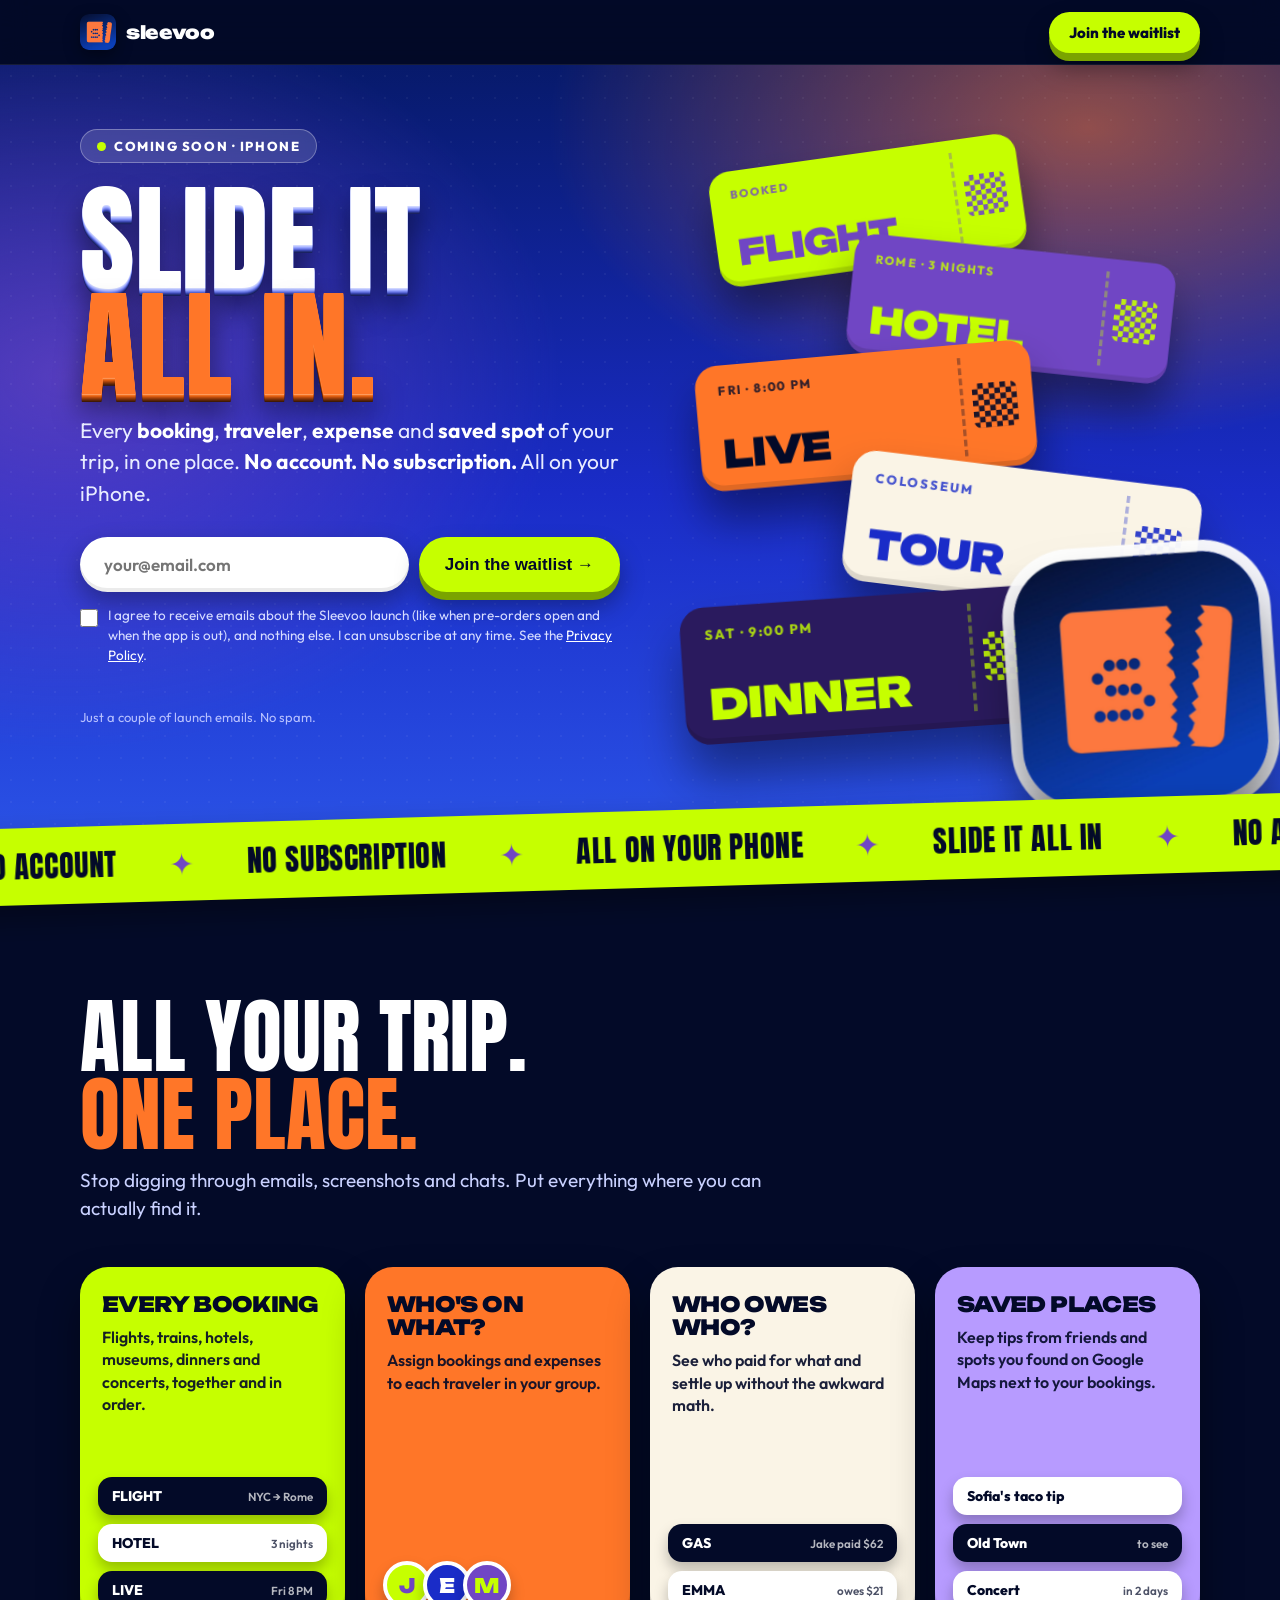
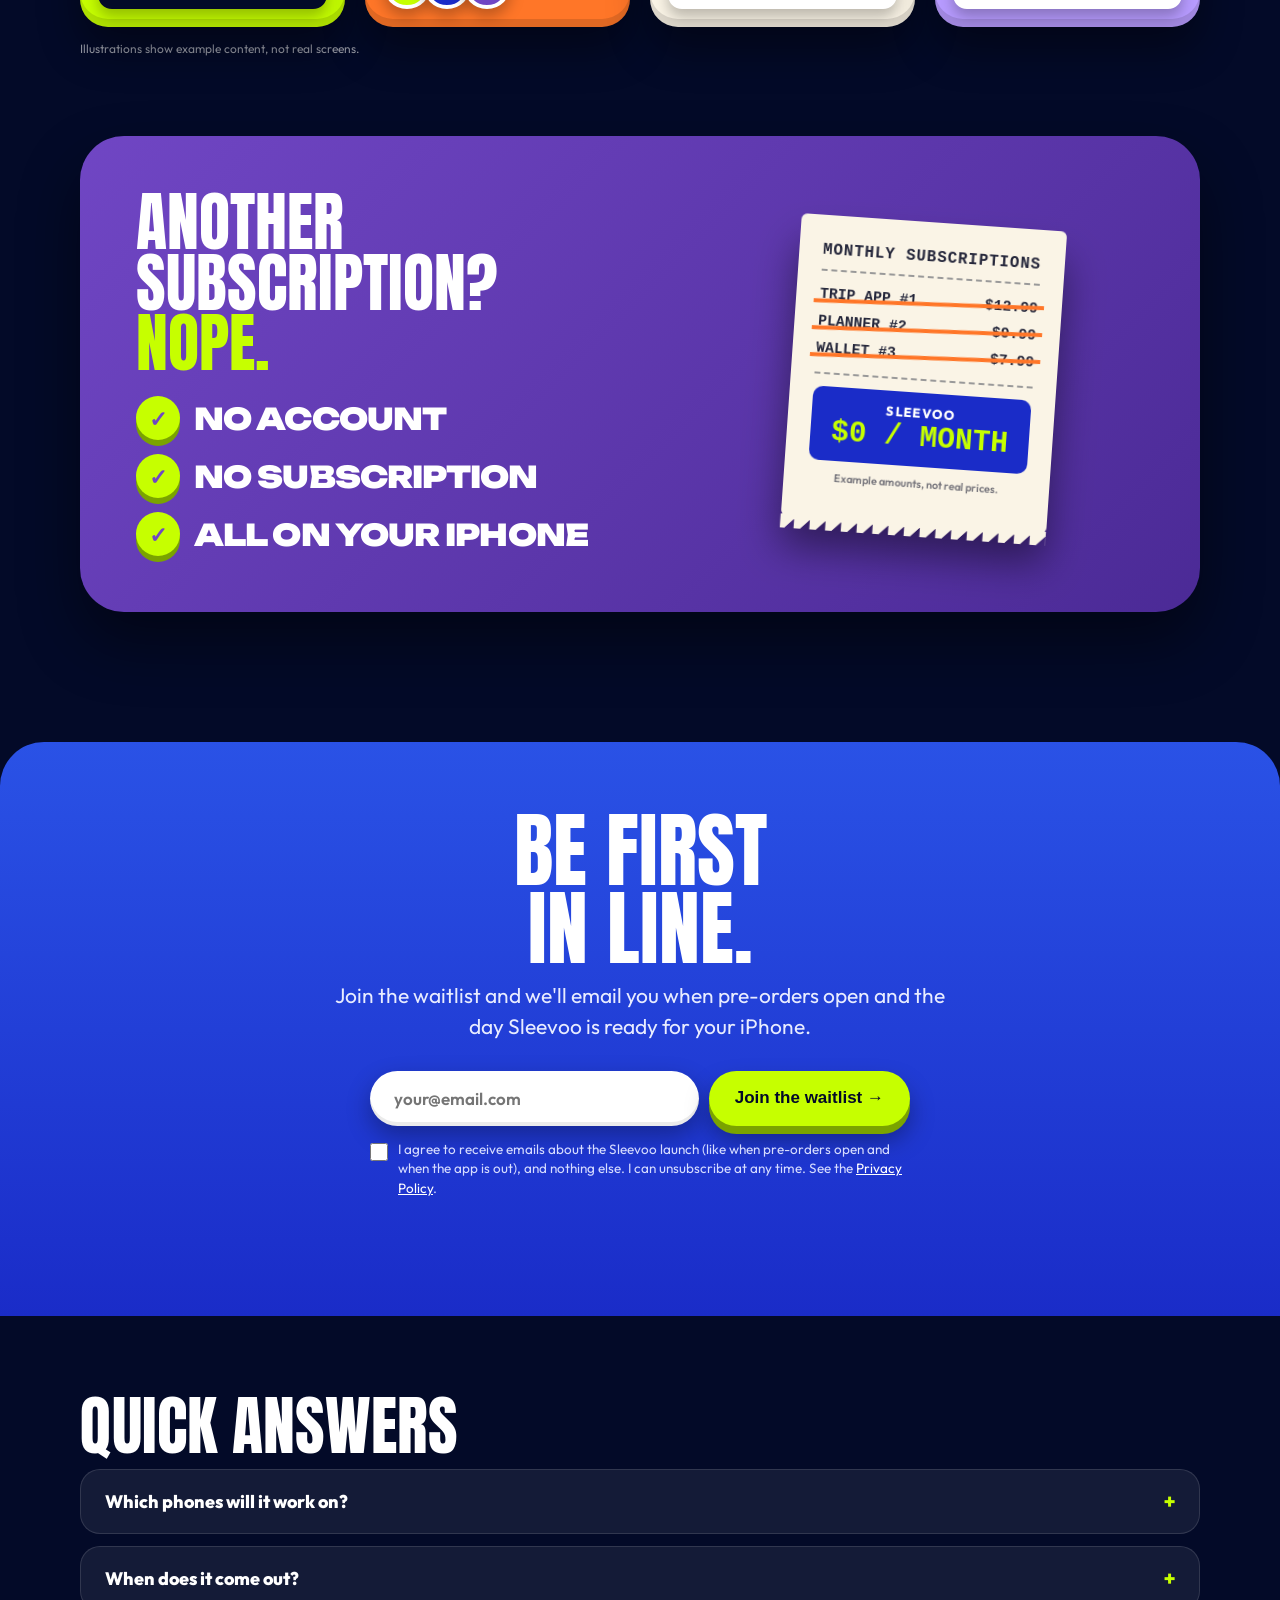
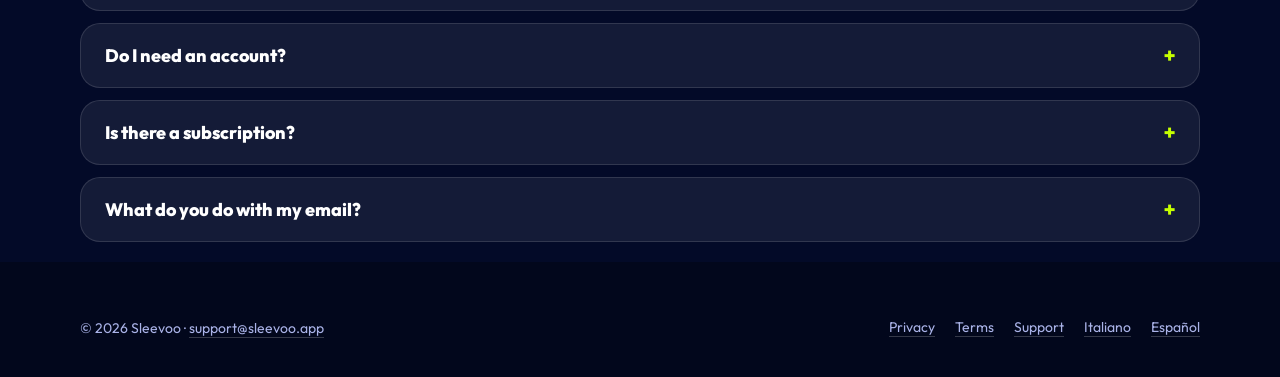
<file: index.html>
<!DOCTYPE html>
<html lang="en">
<head>
<meta charset="utf-8">
<meta name="viewport" content="width=device-width, initial-scale=1, viewport-fit=cover">
<title>Sleevoo — Slide it all in. Join the waitlist</title>
<meta name="description" content="Every booking, traveler, expense and saved spot of your trip in one place. No account. No subscription. All on your iPhone. Join the Sleevoo waitlist.">
<meta property="og:title" content="Sleevoo — Slide it all in.">
<meta property="og:description" content="One app for your whole trip. Coming soon to iPhone. Join the waitlist.">
<meta name="theme-color" content="#071a6b">
<link rel="icon" href="[data-uri]">
<link rel="preconnect" href="https://fonts.googleapis.com">
<link rel="preconnect" href="https://fonts.gstatic.com" crossorigin>
<link href="https://fonts.googleapis.com/css2?family=Anton&family=Outfit:wght@400;600;800&family=Unbounded:wght@700;900&display=swap" rel="stylesheet">
<style>
:root{
  --navy:#030a28; --royal:#1a2cc8; --royal2:#2a52e6; --orange:#ff7628; --lime:#c6ff00; --purple:#7046c4; --cream:#faf4e6; --ink:#24263a;
  --rx:0deg; --ry:0deg;
}
*{box-sizing:border-box;margin:0;padding:0}
html{scroll-behavior:smooth;-webkit-text-size-adjust:100%}
body{font-family:'Outfit',system-ui,sans-serif;background:var(--navy);color:#fff;overflow-x:hidden;padding-top:env(safe-area-inset-top)}
a{color:inherit}
.wrap{width:min(1120px,92vw);margin:0 auto}
/* ---------- barra alta ---------- */
.top{position:sticky;top:0;z-index:50;background:rgba(3,10,40,.72);backdrop-filter:blur(14px);-webkit-backdrop-filter:blur(14px);border-bottom:1px solid rgba(255,255,255,.08)}
.top .wrap{display:flex;align-items:center;justify-content:space-between;height:64px}
.brand{display:flex;align-items:center;gap:10px;text-decoration:none;font-family:'Unbounded',sans-serif;font-weight:900;font-size:18px;letter-spacing:-.02em}
.brand img{width:36px;height:36px;border-radius:9px;box-shadow:0 6px 16px rgba(0,0,0,.4)}
.pill-btn{display:inline-flex;align-items:center;gap:8px;background:var(--lime);color:var(--navy);font-weight:800;text-decoration:none;border:0;border-radius:999px;padding:11px 20px;font-size:15px;cursor:pointer;box-shadow:0 8px 0 #7aa300,0 14px 24px rgba(0,0,0,.35);transition:transform .15s, box-shadow .15s}
.pill-btn:active{transform:translateY(5px);box-shadow:0 3px 0 #7aa300,0 6px 12px rgba(0,0,0,.35)}
/* ---------- hero ---------- */
.hero{position:relative;padding:64px 0 120px;background:
  radial-gradient(900px 520px at 85% 8%,rgba(255,118,40,.55),transparent 60%),
  radial-gradient(800px 600px at 5% 40%,rgba(112,70,196,.7),transparent 62%),
  linear-gradient(180deg,#071a6b 0%,#1a2cc8 55%,#2a52e6 100%);overflow:hidden}
.hero::after{content:"";position:absolute;inset:0;background-image:radial-gradient(rgba(255,255,255,.09) 1px,transparent 1.4px);background-size:22px 22px;opacity:.5;pointer-events:none}
.hero .wrap{position:relative;z-index:2;display:grid;grid-template-columns:1.05fr .95fr;gap:24px;align-items:center}
.badge{display:inline-flex;align-items:center;gap:8px;background:rgba(255,255,255,.14);border:1px solid rgba(255,255,255,.3);padding:8px 16px;border-radius:999px;font-weight:800;font-size:13px;letter-spacing:.12em;text-transform:uppercase;backdrop-filter:blur(6px)}
.badge i{width:9px;height:9px;border-radius:50%;background:var(--lime);box-shadow:0 0 0 0 rgba(198,255,0,.8);animation:pulse 1.8s infinite}
@keyframes pulse{70%{box-shadow:0 0 0 12px rgba(198,255,0,0)}100%{box-shadow:0 0 0 0 rgba(198,255,0,0)}}
h1.mega{font-family:'Anton',Impact,sans-serif;font-weight:400;line-height:.9;text-transform:uppercase;font-size:clamp(56px,9.2vw,128px);margin:22px 0 18px;letter-spacing:.005em}
.mega .l1,.mega .l2{display:block}
.mega .l1{color:#fff;text-shadow:0 1px 0 #cfd6ff,0 2px 0 #b5bfff,0 3px 0 #98a5ff,0 4px 0 #7886ee,0 5px 0 #5967d6,0 6px 0 #3a47b0,0 7px 0 #27327f,0 8px 0 #1a2260,0 18px 28px rgba(0,0,0,.5)}
.mega .l2{color:var(--orange);text-shadow:0 1px 0 #ff9a5c,0 2px 0 #f0701f,0 3px 0 #d85a10,0 4px 0 #b84a0c,0 5px 0 #963c0a,0 6px 0 #772f08,0 7px 0 #5a2406,0 8px 0 #401a05,0 18px 28px rgba(0,0,0,.5)}
.lead{font-size:clamp(17px,2.2vw,21px);line-height:1.5;max-width:34em;color:#e8ecff}
.lead b{color:#fff}
.form{margin-top:28px;max-width:540px}
.row{display:flex;gap:10px;flex-wrap:wrap}
.row input[type=email]{flex:1 1 240px;min-width:0;font:600 17px 'Outfit',sans-serif;color:var(--navy);background:#fff;border:0;border-radius:999px;padding:17px 24px;outline:none;box-shadow:inset 0 -4px 0 rgba(0,0,0,.08),0 10px 24px rgba(0,0,0,.3)}
.row input[type=email]:focus{box-shadow:0 0 0 4px var(--lime),0 10px 24px rgba(0,0,0,.3)}
.row button{font-size:17px;padding:16px 26px}
.consent{display:flex;gap:10px;align-items:flex-start;margin-top:14px;font-size:13.5px;line-height:1.45;color:#d6dcff}
.consent input{margin-top:3px;width:18px;height:18px;accent-color:var(--lime);flex:0 0 auto}
.consent a{color:#fff}
.hp{position:absolute;left:-9999px;opacity:0;height:0;width:0}
.msg{margin-top:14px;font-weight:800;min-height:24px}
.msg.ok{color:var(--lime)} .msg.err{color:#ffb4a0}
.fine{margin-top:6px;font-size:13px;color:#b7c0ff}
.store{margin-top:26px}
.store[hidden]{display:none}
.store-btn{font-size:20px;padding:20px 34px}
.store .alt{margin-top:18px}
/* ---------- scena 3D ---------- */
.stage{position:relative;height:560px;perspective:1300px;display:flex;align-items:center;justify-content:center}
.stack{position:relative;width:340px;height:520px;transform-style:preserve-3d;transform:rotateX(var(--rx)) rotateY(var(--ry));transition:transform .18s ease-out}
.ticket{position:absolute;left:50%;top:50%;width:300px;height:112px;margin:-56px 0 0 -150px;transition:transform .7s cubic-bezier(.2,.8,.2,1);border-radius:20px;padding:16px 20px;display:flex;flex-direction:column;justify-content:space-between;box-shadow:0 26px 40px rgba(0,0,0,.4),inset 0 -5px 0 rgba(0,0,0,.12);transform-style:preserve-3d;animation:float 6s ease-in-out infinite}
.ticket small{font:800 11px 'Outfit';letter-spacing:.14em;text-transform:uppercase;opacity:.8}
.ticket b{font-family:'Unbounded',sans-serif;font-weight:900;font-size:34px;letter-spacing:-.03em;line-height:1}
.ticket::after{content:"";position:absolute;right:62px;top:12px;bottom:12px;border-right:3px dashed currentColor;opacity:.35}
.ticket .qr{position:absolute;right:14px;top:50%;margin-top:-20px;width:40px;height:40px;border-radius:6px;background:
  conic-gradient(from 0deg at 50% 50%,currentColor 0 25%,transparent 0 50%,currentColor 0 75%,transparent 0) 0 0/10px 10px;opacity:.9}
.t1{background:var(--lime);color:var(--purple);transform:translate3d(calc(-40px - var(--sp,0px)),-210px,40px) rotateZ(-8deg);animation-delay:-1s}
.t2{background:var(--purple);color:var(--lime);transform:translate3d(calc(36px + var(--sp,0px)),-110px,90px) rotateZ(6deg);animation-delay:-2s}
.t3{background:var(--orange);color:var(--navy);transform:translate3d(calc(-36px - var(--sp,0px)),-10px,140px) rotateZ(-5deg);animation-delay:-3s}
.t4{background:var(--cream);color:var(--royal);transform:translate3d(calc(40px + var(--sp,0px)),92px,190px) rotateZ(7deg);animation-delay:-4s}
.t5{background:#2a1a5e;color:var(--lime);transform:translate3d(calc(-30px - var(--sp,0px)),194px,240px) rotateZ(-4deg);animation-delay:-5s}
@keyframes float{50%{margin-top:-68px}}
.iconfloat{position:absolute;right:-60px;bottom:-4px;width:170px;height:170px;border-radius:40px;box-shadow:0 30px 40px rgba(0,0,0,.5),0 0 0 8px rgba(255,255,255,.96);transform:translateZ(400px) translateY(var(--gy,26%)) rotate(var(--gr,6deg)) scale(var(--gs,.92));transform-origin:50% 100%;transition:transform .75s cubic-bezier(.34,1.7,.64,1);pointer-events:none}
@keyframes float2{50%{transform:translateZ(300px) rotateZ(4deg) translateY(-12px)}}
.stage.awake{--sp:30px;--gy:-3%;--gr:-4deg;--gs:1}
/* ---------- fascia scorrevole ---------- */
.marquee{background:var(--lime);color:var(--navy);overflow:hidden;transform:rotate(-1.6deg);margin:-34px -4vw 0;position:relative;z-index:5;box-shadow:0 14px 30px rgba(0,0,0,.35)}
.marquee div{display:flex;width:max-content;animation:slide 24s linear infinite;padding:16px 0}
.marquee span{font-family:'Anton',sans-serif;font-size:30px;text-transform:uppercase;white-space:nowrap;padding:0 26px;letter-spacing:.02em}
.marquee span::after{content:"✦";margin-left:52px;color:var(--purple)}
@keyframes slide{to{transform:translateX(-50%)}}
/* ---------- sezioni ---------- */
section{position:relative}
.sec{padding:110px 0 40px}
h2.big{font-family:'Anton',Impact,sans-serif;font-weight:400;text-transform:uppercase;font-size:clamp(40px,6.4vw,84px);line-height:.95;margin-bottom:12px}
h2.big em{font-style:normal;color:var(--orange)}
.sub{color:#c9d1ff;font-size:19px;max-width:36em;line-height:1.5}
.cards{display:grid;grid-template-columns:repeat(4,1fr);gap:20px;margin-top:44px;perspective:1100px}
.card{position:relative;border-radius:28px;padding:26px 22px 22px;min-height:360px;color:var(--navy);overflow:hidden;transform-style:preserve-3d;transition:transform .2s ease-out, box-shadow .2s;box-shadow:0 22px 40px rgba(0,0,0,.4),inset 0 -8px 0 rgba(0,0,0,.12);will-change:transform}
.card h3{font-family:'Unbounded',sans-serif;font-weight:900;font-size:21px;line-height:1.1;letter-spacing:-.03em;text-transform:uppercase;margin-bottom:10px}
.card p{font-weight:600;font-size:16px;line-height:1.4;opacity:.9}
.card .vis{position:absolute;left:18px;right:18px;bottom:18px;display:flex;flex-direction:column;gap:9px;transform:translateZ(40px)}
.c1{background:var(--lime)} .c2{background:var(--orange)} .c3{background:var(--cream)} .c4{background:#b79bff}
.mini{background:var(--navy);color:#fff;border-radius:14px;padding:10px 14px;font:800 14px 'Outfit';display:flex;justify-content:space-between;align-items:center;box-shadow:0 8px 14px rgba(0,0,0,.25)}
.mini small{opacity:.7;font-weight:600}
.mini.l{background:#fff;color:var(--navy)}
.avs{display:flex;gap:-6px}
.avs b{width:48px;height:48px;border-radius:50%;display:grid;place-items:center;font:900 20px 'Unbounded';border:4px solid #fff;margin-right:-8px;box-shadow:0 8px 14px rgba(0,0,0,.25)}
.avs b:nth-child(1){background:var(--lime);color:var(--purple)} .avs b:nth-child(2){background:var(--royal);color:#fff} .avs b:nth-child(3){background:var(--purple);color:var(--lime)}
.note{margin-top:14px;font-size:12px;color:rgba(255,255,255,.6)}
/* ---------- promesse + scontrino ---------- */
.promise{margin-top:80px;background:linear-gradient(135deg,var(--purple),#4b2a96);border-radius:44px;padding:56px;display:grid;grid-template-columns:1.1fr .9fr;gap:30px;align-items:center;box-shadow:0 30px 60px rgba(0,0,0,.45);position:relative;overflow:hidden}
.promise ul{list-style:none;margin-top:22px;display:grid;gap:14px}
.promise li{font-family:'Unbounded',sans-serif;font-weight:900;font-size:clamp(20px,2.6vw,30px);letter-spacing:-.03em;text-transform:uppercase;display:flex;gap:14px;align-items:center}
.promise li i{flex:0 0 auto;width:44px;height:44px;border-radius:50%;background:var(--lime);color:var(--purple);display:grid;place-items:center;font-style:normal;font-size:22px;box-shadow:0 6px 0 #7aa300}
.receipt{background:var(--cream);color:var(--ink);font-family:'Courier New',monospace;font-weight:700;padding:26px 24px 34px;border-radius:6px;transform:rotateZ(4deg) rotateY(-10deg);box-shadow:0 30px 40px rgba(0,0,0,.45);max-width:340px;justify-self:center;position:relative}
.receipt::after{content:"";position:absolute;left:0;right:0;bottom:-12px;height:14px;background:linear-gradient(135deg,transparent 7px,var(--cream) 0) 0 0/16px 14px;transform:rotate(180deg)}
.receipt h4{text-align:center;font-size:16px;letter-spacing:.06em;margin-bottom:10px}
.receipt .r{display:flex;justify-content:space-between;font-size:15px;padding:5px 0;position:relative}
.receipt .r.x::after{content:"";position:absolute;left:-6px;right:-6px;top:50%;height:4px;background:var(--orange);transform:rotate(-2deg)}
.receipt hr{border:0;border-top:2px dashed #999;margin:10px 0}
.receipt .tot{background:var(--royal);color:#fff;border-radius:10px;padding:12px;text-align:center;margin-top:12px}
.receipt .tot small{display:block;font:800 13px 'Outfit';letter-spacing:.1em}
.receipt .tot b{font-size:30px;color:var(--lime)}
.receipt .fn{font:600 11px 'Outfit';text-align:center;margin-top:10px;opacity:.6}
/* ---------- CTA finale ---------- */
.cta{margin:90px 0 0;background:linear-gradient(180deg,#2a52e6,#1a2cc8);border-radius:44px 44px 0 0;padding:70px 0 80px;position:relative;overflow:hidden}
.cta .wrap{display:grid;grid-template-columns:1fr;justify-items:center;text-align:center}
.cta .wrap>div{max-width:640px;width:100%}
.cta .form{margin-left:auto;margin-right:auto;text-align:left}
.cta .lead{margin-left:auto;margin-right:auto}
@keyframes float2b{50%{transform:translateY(-12px) rotate(-2deg)}}
/* ---------- FAQ ---------- */
.faq{padding:80px 0 20px}
details{background:rgba(255,255,255,.07);border:1px solid rgba(255,255,255,.12);border-radius:20px;padding:20px 24px;margin-top:12px}
summary{cursor:pointer;font-weight:800;font-size:18px;list-style:none;display:flex;justify-content:space-between;gap:16px}
summary::after{content:"+";font-family:'Unbounded';color:var(--lime)}
details[open] summary::after{content:"–"}
details p{margin-top:12px;color:#d3daff;line-height:1.55}
footer{padding:56px 0 calc(40px + env(safe-area-inset-bottom));background:#02071c;color:#aab3e8;font-size:14px}
footer .wrap{display:flex;flex-wrap:wrap;gap:18px;justify-content:space-between;align-items:center}
footer nav{display:flex;gap:20px;flex-wrap:wrap}
footer a{text-decoration:none;border-bottom:1px solid rgba(255,255,255,.2)}
/* ---------- responsive ---------- */
@media(max-width:900px){
  .hero{padding:40px 0 100px}
  .hero .wrap,.cta .wrap,.promise{grid-template-columns:1fr}
  .promise{padding:34px 24px}
  .stage{height:480px;margin-top:10px}
  .cards{grid-template-columns:1fr 1fr}
}
@media(max-width:560px){
  .cards{grid-template-columns:1fr}
  .stack{transform:rotateX(var(--rx)) rotateY(var(--ry)) scale(.82)}
  .iconfloat{width:132px;height:132px;border-radius:32px;right:-26px;bottom:-8px}
}
@media(prefers-reduced-motion:reduce){*{animation:none!important;transition:none!important}}
</style>
</head>
<body>

<header class="top"><div class="wrap">
  <a class="brand" href="#top"><img src="[data-uri]" alt="Sleevoo app icon"><span>sleevoo</span></a>
  <a class="pill-btn" id="topBtn" href="#join">Join the waitlist</a>
</div></header>

<main id="top">
<section class="hero"><div class="wrap">
  <div>
    <span class="badge"><i></i> <span id="badgeText">Coming soon · iPhone</span></span>
    <h1 class="mega"><span class="l1">Slide it</span><span class="l2">all in.</span></h1>
    <p class="lead">Every <b>booking</b>, <b>traveler</b>, <b>expense</b> and <b>saved spot</b> of your trip, in one place. <b>No account. No subscription.</b> All on your iPhone.</p>

    <div class="store" id="storeCta" hidden>
      <a class="pill-btn store-btn" id="storeBtn" href="#" rel="noopener"><span id="storeLabel">Pre-order on the App Store</span> →</a>
      <p class="fine" id="storeNote">It downloads to your iPhone automatically on release day.</p>
      <p class="fine alt">Prefer an email reminder? Join the list below.</p>
    </div>
    <form class="form js-form" id="join" novalidate>
      <div class="row">
        <input type="email" name="email" placeholder="your@email.com" autocomplete="email" required aria-label="Email address">
        <button class="pill-btn" type="submit">Join the waitlist →</button>
      </div>
      <input class="hp" type="text" name="company" tabindex="-1" autocomplete="off" aria-hidden="true">
      <label class="consent"><input type="checkbox" name="consent" required>
        <span>I agree to receive emails about the Sleevoo launch (like when pre-orders open and when the app is out), and nothing else. I can unsubscribe at any time. See the <a href="en/privacy.html">Privacy Policy</a>.</span></label>
      <div class="msg" role="status" aria-live="polite"></div>
      <p class="fine">Just a couple of launch emails. No spam.</p>
    </form>
  </div>

  <div class="stage" id="stage" aria-hidden="true">
    <div class="stack" id="stack">
      <div class="ticket t1"><small>Booked</small><b>FLIGHT</b><i class="qr"></i></div>
      <div class="ticket t2"><small>Rome · 3 nights</small><b>HOTEL</b><i class="qr"></i></div>
      <div class="ticket t3"><small>Fri · 8:00 PM</small><b>LIVE</b><i class="qr"></i></div>
      <div class="ticket t4"><small>Colosseum</small><b>TOUR</b><i class="qr"></i></div>
      <div class="ticket t5"><small>Sat · 9:00 PM</small><b>DINNER</b><i class="qr"></i></div>
      <img class="iconfloat" src="[data-uri]" alt="">
    </div>
  </div>
</div></section>

<div class="marquee" aria-hidden="true"><div>
  <span>No account</span><span>No subscription</span><span>All on your phone</span><span>Slide it all in</span>
  <span>No account</span><span>No subscription</span><span>All on your phone</span><span>Slide it all in</span>
</div></div>

<section class="sec"><div class="wrap">
  <h2 class="big">All your trip.<br><em>One place.</em></h2>
  <p class="sub">Stop digging through emails, screenshots and chats. Put everything where you can actually find it.</p>

  <div class="cards">
    <article class="card c1"><h3>Every booking</h3><p>Flights, trains, hotels, museums, dinners and concerts, together and in order.</p>
      <div class="vis"><div class="mini">FLIGHT <small>NYC → Rome</small></div><div class="mini l">HOTEL <small>3 nights</small></div><div class="mini">LIVE <small>Fri 8 PM</small></div></div></article>
    <article class="card c2"><h3>Who's on what?</h3><p>Assign bookings and expenses to each traveler in your group.</p>
      <div class="vis"><div class="avs"><b>J</b><b>E</b><b>M</b></div></div></article>
    <article class="card c3"><h3>Who owes who?</h3><p>See who paid for what and settle up without the awkward math.</p>
      <div class="vis"><div class="mini">GAS <small>Jake paid $62</small></div><div class="mini l">EMMA <small>owes $21</small></div></div></article>
    <article class="card c4"><h3>Saved places</h3><p>Keep tips from friends and spots you found on Google Maps next to your bookings.</p>
      <div class="vis"><div class="mini l">Sofia's taco tip</div><div class="mini">Old Town <small>to see</small></div><div class="mini l">Concert <small>in 2 days</small></div></div></article>
  </div>
  <p class="note">Illustrations show example content, not real screens.</p>

  <div class="promise">
    <div>
      <h2 class="big" style="font-size:clamp(38px,5vw,64px)">Another<br>subscription?<br><em style="color:var(--lime)">Nope.</em></h2>
      <ul>
        <li><i>✓</i>No account</li>
        <li><i>✓</i>No subscription</li>
        <li><i>✓</i>All on your iPhone</li>
      </ul>
    </div>
    <div class="receipt" aria-label="Example receipt">
      <h4>MONTHLY SUBSCRIPTIONS</h4><hr>
      <div class="r x"><span>TRIP APP #1</span><span>$12.99</span></div>
      <div class="r x"><span>PLANNER #2</span><span>$9.99</span></div>
      <div class="r x"><span>WALLET #3</span><span>$7.99</span></div><hr>
      <div class="tot"><small>SLEEVOO</small><b>$0 / MONTH</b></div>
      <div class="fn">Example amounts, not real prices.</div>
    </div>
  </div>
</div></section>

<section class="cta"><div class="wrap">
  <div>
    <h2 class="big">Be first<br>in line.</h2>
    <p class="lead">Join the waitlist and we'll email you when pre-orders open and the day Sleevoo is ready for your iPhone.</p>
    <form class="form js-form" novalidate>
      <div class="row">
        <input type="email" name="email" placeholder="your@email.com" autocomplete="email" required aria-label="Email address">
        <button class="pill-btn" type="submit">Join the waitlist →</button>
      </div>
      <input class="hp" type="text" name="company" tabindex="-1" autocomplete="off" aria-hidden="true">
      <label class="consent"><input type="checkbox" name="consent" required>
        <span>I agree to receive emails about the Sleevoo launch (like when pre-orders open and when the app is out), and nothing else. I can unsubscribe at any time. See the <a href="en/privacy.html">Privacy Policy</a>.</span></label>
      <div class="msg" role="status" aria-live="polite"></div>
    </form>
  </div>
</div></section>

<section class="faq"><div class="wrap">
  <h2 class="big" style="font-size:clamp(34px,5vw,64px)">Quick answers</h2>
  <details><summary>Which phones will it work on?</summary><p>Sleevoo is an iPhone app (iOS).</p></details>
  <details><summary>When does it come out?</summary><p>Soon. Join the waitlist and we'll email you as soon as it's ready.</p></details>
  <details><summary>Do I need an account?</summary><p>No. There's nothing to sign up for, and your trips stay on your phone.</p></details>
  <details><summary>Is there a subscription?</summary><p>No subscription to use the app.</p></details>
  <details><summary>What do you do with my email?</summary><p>We only use it to tell you about the Sleevoo launch, like when pre-orders open and when the app is out. You can unsubscribe at any time. Read the <a href="en/privacy.html">Privacy Policy</a>.</p></details>
</div></section>
</main>

<footer><div class="wrap">
  <div>© 2026 Sleevoo · <a href="mailto:support@sleevoo.app">support@sleevoo.app</a></div>
  <nav><a href="en/privacy.html">Privacy</a><a href="en/termini.html">Terms</a><a href="en/supporto.html">Support</a><a href="it/privacy.html">Italiano</a><a href="es/privacy.html">Español</a></nav>
</div></footer>

<script>
/* ====== MODALITA' DELLA PAGINA ======
   "waitlist" = oggi (solo iscrizione alla lista)
   "preorder" = quando il pre-ordine e' attivo su App Store Connect
   "live"     = quando l'app e' uscita
   Per passare da una modalita' all'altra cambia SOLO queste due righe. */
const MODE = "waitlist";
const APP_STORE_URL = "";   // incolla qui il link della pagina dell'app sull'App Store (inizia con https://apps.apple.com/)

(function(){
  if(MODE==="waitlist" || !/^https:\/\/apps\.apple\.com\//.test(APP_STORE_URL)) return;   // se manca il link, resta in modalita' waitlist
  var live = MODE==="live";
  document.getElementById('badgeText').textContent = live ? 'Now on the App Store · iPhone' : 'Pre-order now · iPhone';
  document.getElementById('storeLabel').textContent = live ? 'Download on the App Store' : 'Pre-order on the App Store';
  document.getElementById('storeNote').textContent = live ? 'Slide it all in.' : 'It downloads to your iPhone automatically on release day.';
  var b=document.getElementById('storeBtn'); b.href=APP_STORE_URL;
  var c=document.getElementById('storeCta'); c.hidden=false;
  var t=document.getElementById('topBtn'); t.textContent = live ? 'Get the app' : 'Pre-order'; t.href=APP_STORE_URL;
  if(live){ var j=document.getElementById('join'); if(j) j.style.display='none'; }
})();

/* ====== CONFIGURAZIONE ======
   Incolla qui l'URL del "Web app" di Google Apps Script (vedi README-waitlist.txt).
   Finche' e' vuoto, la pagina funziona in MODALITA' DEMO: mostra il messaggio di conferma ma non salva nulla. */
const FORM_URL = "https://script.google.com/macros/s/AKfycbzUHBPGB6c96a9LwMpKzaI-ERW6NBcsEp8EiBMuh99Oa0W3whhTsOZNgPCJH2t81XKNwQ/exec";

(function(){
  var reduce = window.matchMedia && matchMedia('(prefers-reduced-motion: reduce)').matches;
  var stage = document.getElementById('stage'), root = document.documentElement;
  function wake(){ if(stage) stage.classList.add('awake'); }
  if(stage){
    stage.addEventListener('pointermove', wake, {once:true});
    stage.addEventListener('pointerdown', wake, {once:true});
    window.addEventListener('scroll', wake, {once:true, passive:true});
    setTimeout(wake, 1800);                              // anche chi non muove nulla la vede uscire
    if(reduce) wake();
  }
  if(stage && !reduce){
    stage.addEventListener('pointermove', function(e){
      var r = stage.getBoundingClientRect(), x = (e.clientX-r.left)/r.width-.5, y = (e.clientY-r.top)/r.height-.5;
      root.style.setProperty('--ry', (x*26)+'deg'); root.style.setProperty('--rx', (-y*18)+'deg');
    });
    stage.addEventListener('pointerleave', function(){ root.style.setProperty('--ry','0deg'); root.style.setProperty('--rx','0deg'); });
    // sensore di inclinazione sul telefono (se disponibile)
    window.addEventListener('deviceorientation', function(e){
      if(e.gamma==null) return; root.style.setProperty('--ry', Math.max(-20,Math.min(20,e.gamma/2))+'deg'); root.style.setProperty('--rx', Math.max(-14,Math.min(14,-(e.beta-50)/4))+'deg');
    });
    // inclinazione 3D delle card
    document.querySelectorAll('.card').forEach(function(c){
      c.addEventListener('pointermove', function(e){
        var r=c.getBoundingClientRect(), x=(e.clientX-r.left)/r.width-.5, y=(e.clientY-r.top)/r.height-.5;
        c.style.transform='rotateY('+(x*14)+'deg) rotateX('+(-y*14)+'deg) translateZ(14px)';
      });
      c.addEventListener('pointerleave', function(){ c.style.transform=''; });
    });
  }

  // parametri di tracciamento (utm) per sapere da quale canale arrivano le iscrizioni
  var q = new URLSearchParams(location.search);
  var meta = {source:q.get('utm_source')||'', medium:q.get('utm_medium')||'', campaign:q.get('utm_campaign')||'', ref:document.referrer||'', lang:navigator.language||''};

  document.querySelectorAll('.js-form').forEach(function(form){
    var msg = form.querySelector('.msg');
    form.addEventListener('submit', function(ev){
      ev.preventDefault();
      var email = form.elements.email.value.trim(), consent = form.elements.consent.checked, hp = form.elements.company.value;
      msg.className='msg';
      if(hp){ return; }                                   // anti-bot
      if(!/^[^\s@]+@[^\s@]+\.[^\s@]{2,}$/.test(email)){ msg.className='msg err'; msg.textContent='Please enter a valid email address.'; return; }
      if(!consent){ msg.className='msg err'; msg.textContent='Please tick the box so we can email you at launch.'; return; }
      var btn = form.querySelector('button'); btn.disabled=true; var old=btn.textContent; btn.textContent='Sending…';
      function done(){ msg.className='msg ok'; msg.textContent="You're on the list! We'll email you about the launch ✈️"; form.reset(); btn.disabled=false; btn.textContent=old; }
      if(!FORM_URL){ setTimeout(done,500); return; }       // modalita' demo
      var body = new URLSearchParams({email:email, consent:'yes', source:meta.source, medium:meta.medium, campaign:meta.campaign, ref:meta.ref, lang:meta.lang, page:location.pathname});
      fetch(FORM_URL,{method:'POST',mode:'no-cors',body:body}).then(done).catch(function(){
        msg.className='msg err'; msg.textContent='Something went wrong. Please try again, or write to support@sleevoo.app.'; btn.disabled=false; btn.textContent=old;
      });
    });
  });
})();
</script>
</body>
</html>
</file>
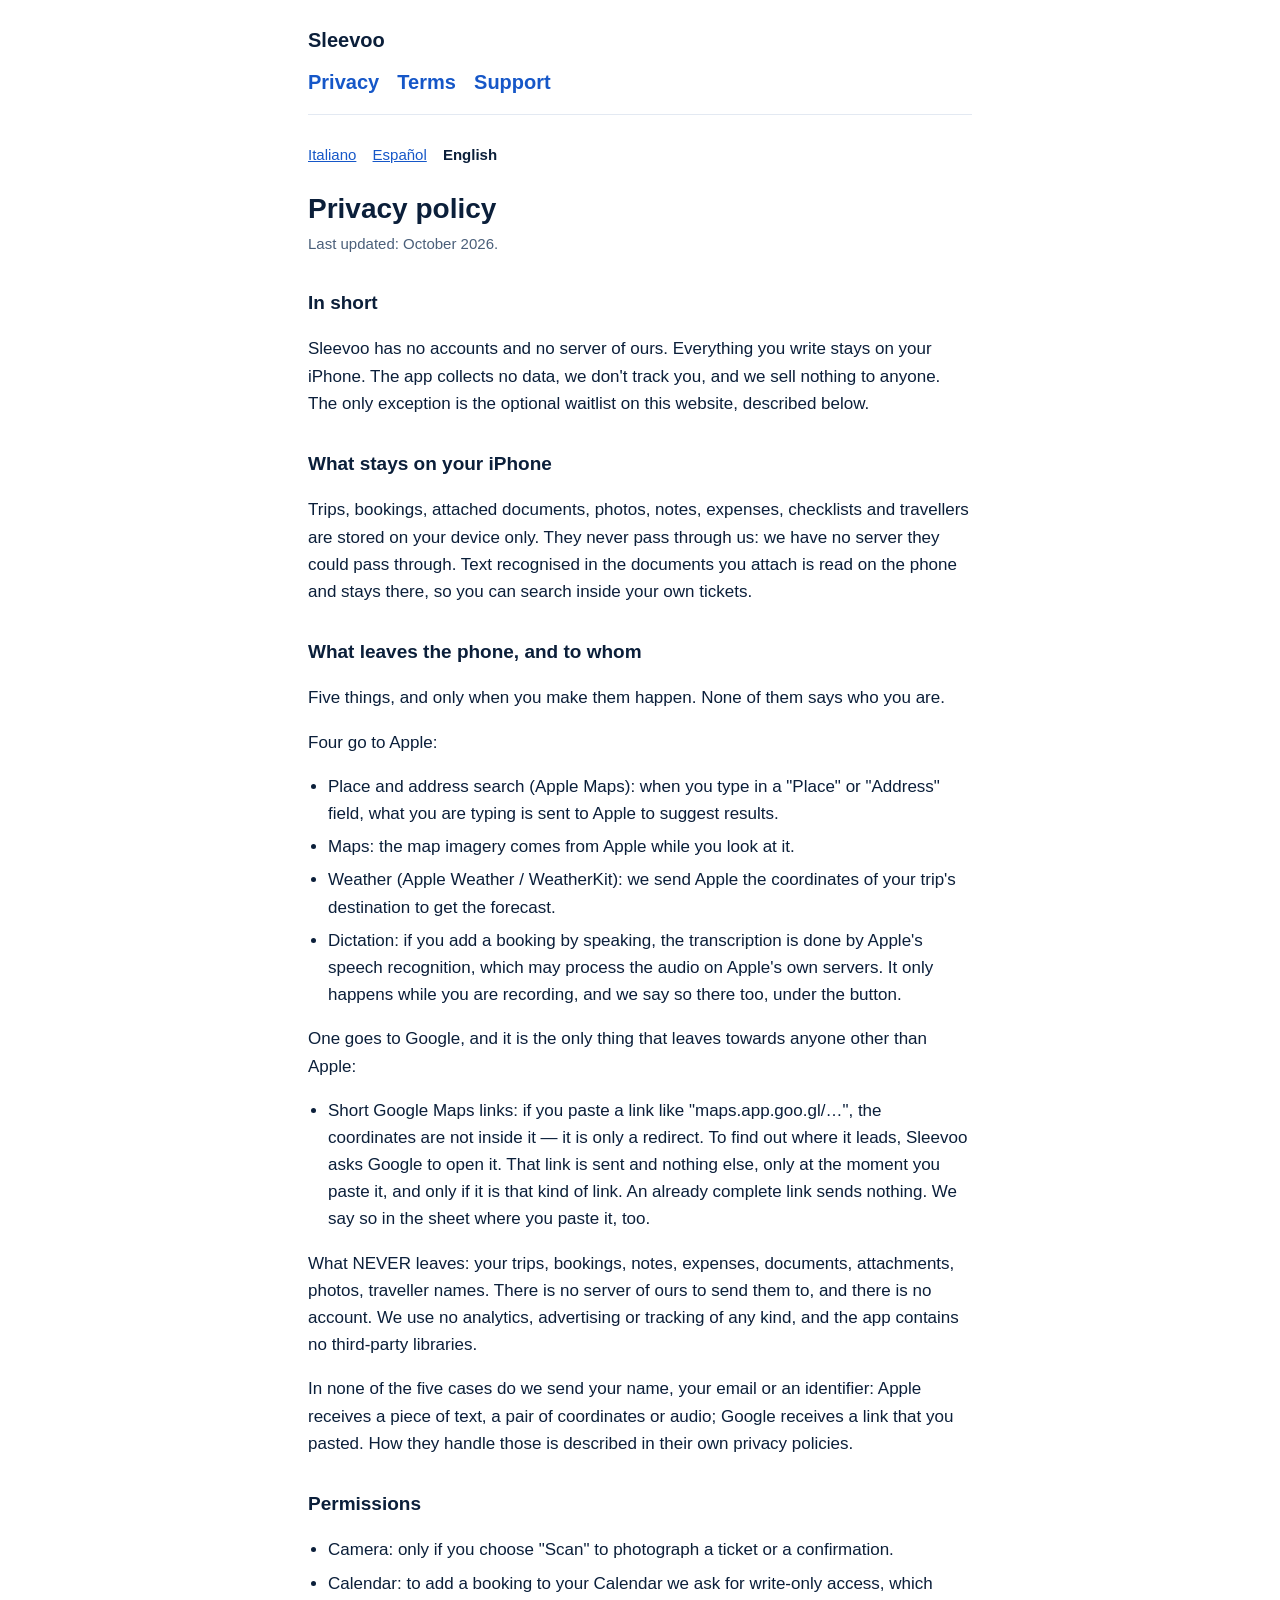
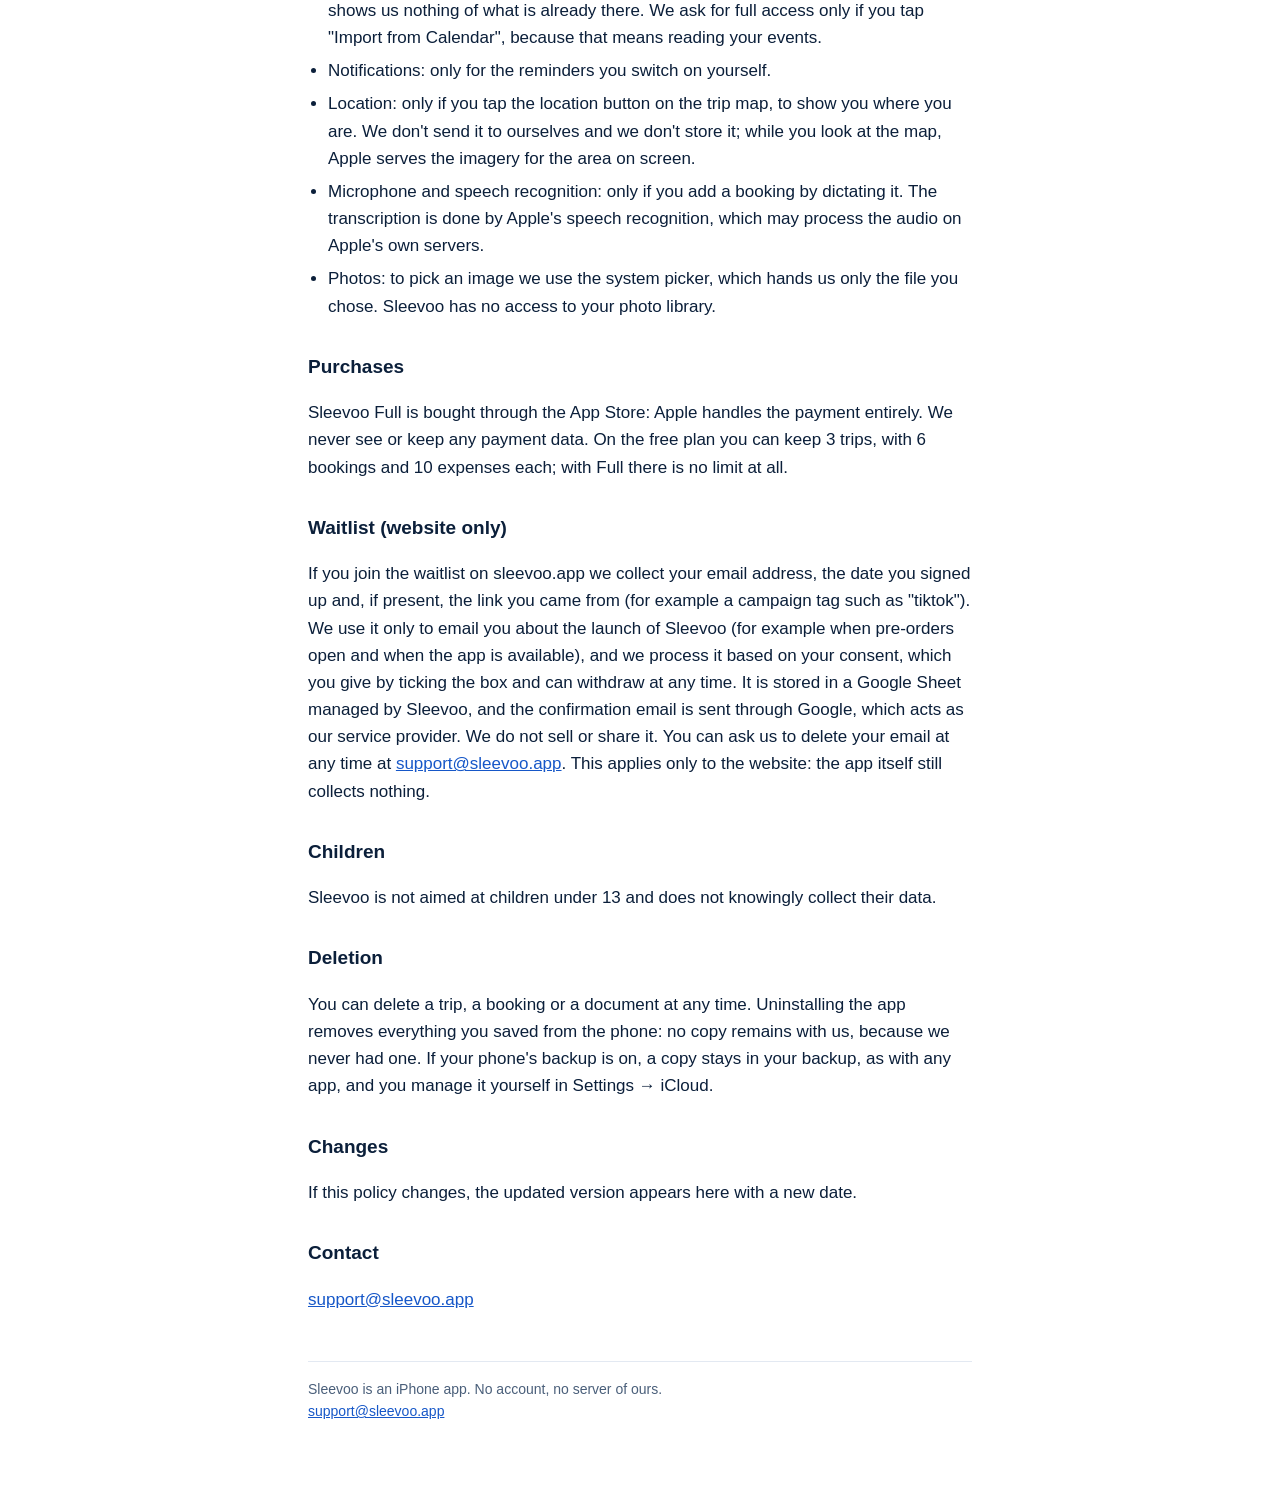
<file: en/privacy.html>
<!DOCTYPE html>
<html lang="en">
<head>
<meta charset="utf-8">
<meta name="viewport" content="width=device-width, initial-scale=1">
<title>Privacy policy · Sleevoo</title>
<link rel="stylesheet" href="../style.css">
</head>
<body>
<header>
  <a href="../index.html">Sleevoo</a>
  <nav><a href="privacy.html">Privacy</a> <a href="termini.html">Terms</a> <a href="supporto.html">Support</a></nav>
</header>
<p class="lingue"><a href="../it/privacy.html">Italiano</a> <a href="../es/privacy.html">Español</a> <strong>English</strong></p>
<h1>Privacy policy</h1>
<p class="data">Last updated: October 2026.</p>
<h2>In short</h2>
<p>Sleevoo has no accounts and no server of ours. Everything you write stays on your iPhone. The app collects no data, we don&#x27;t track you, and we sell nothing to anyone. The only exception is the optional waitlist on this website, described below.</p>
<h2>What stays on your iPhone</h2>
<p>Trips, bookings, attached documents, photos, notes, expenses, checklists and travellers are stored on your device only. They never pass through us: we have no server they could pass through. Text recognised in the documents you attach is read on the phone and stays there, so you can search inside your own tickets.</p>
<h2>What leaves the phone, and to whom</h2>
<p>Five things, and only when you make them happen. None of them says who you are.</p>
<p>Four go to Apple:</p>
<ul><li>Place and address search (Apple Maps): when you type in a &quot;Place&quot; or &quot;Address&quot; field, what you are typing is sent to Apple to suggest results.</li><li>Maps: the map imagery comes from Apple while you look at it.</li><li>Weather (Apple Weather / WeatherKit): we send Apple the coordinates of your trip&#x27;s destination to get the forecast.</li><li>Dictation: if you add a booking by speaking, the transcription is done by Apple&#x27;s speech recognition, which may process the audio on Apple&#x27;s own servers. It only happens while you are recording, and we say so there too, under the button.</li></ul>
<p>One goes to Google, and it is the only thing that leaves towards anyone other than Apple:</p>
<ul><li>Short Google Maps links: if you paste a link like &quot;maps.app.goo.gl/…&quot;, the coordinates are not inside it — it is only a redirect. To find out where it leads, Sleevoo asks Google to open it. That link is sent and nothing else, only at the moment you paste it, and only if it is that kind of link. An already complete link sends nothing. We say so in the sheet where you paste it, too.</li></ul>
<p>What NEVER leaves: your trips, bookings, notes, expenses, documents, attachments, photos, traveller names. There is no server of ours to send them to, and there is no account. We use no analytics, advertising or tracking of any kind, and the app contains no third-party libraries.</p>
<p>In none of the five cases do we send your name, your email or an identifier: Apple receives a piece of text, a pair of coordinates or audio; Google receives a link that you pasted. How they handle those is described in their own privacy policies.</p>
<h2>Permissions</h2>
<ul><li>Camera: only if you choose &quot;Scan&quot; to photograph a ticket or a confirmation.</li><li>Calendar: to add a booking to your Calendar we ask for write-only access, which shows us nothing of what is already there. We ask for full access only if you tap &quot;Import from Calendar&quot;, because that means reading your events.</li><li>Notifications: only for the reminders you switch on yourself.</li><li>Location: only if you tap the location button on the trip map, to show you where you are. We don&#x27;t send it to ourselves and we don&#x27;t store it; while you look at the map, Apple serves the imagery for the area on screen.</li><li>Microphone and speech recognition: only if you add a booking by dictating it. The transcription is done by Apple&#x27;s speech recognition, which may process the audio on Apple&#x27;s own servers.</li><li>Photos: to pick an image we use the system picker, which hands us only the file you chose. Sleevoo has no access to your photo library.</li></ul>
<h2>Purchases</h2>
<p>Sleevoo Full is bought through the App Store: Apple handles the payment entirely. We never see or keep any payment data. On the free plan you can keep 3 trips, with 6 bookings and 10 expenses each; with Full there is no limit at all.</p>
<h2>Waitlist (website only)</h2>
<p>If you join the waitlist on sleevoo.app we collect your email address, the date you signed up and, if present, the link you came from (for example a campaign tag such as &quot;tiktok&quot;). We use it only to email you about the launch of Sleevoo (for example when pre-orders open and when the app is available), and we process it based on your consent, which you give by ticking the box and can withdraw at any time. It is stored in a Google Sheet managed by Sleevoo, and the confirmation email is sent through Google, which acts as our service provider. We do not sell or share it. You can ask us to delete your email at any time at <a href="mailto:support@sleevoo.app">support@sleevoo.app</a>. This applies only to the website: the app itself still collects nothing.</p>
<h2>Children</h2>
<p>Sleevoo is not aimed at children under 13 and does not knowingly collect their data.</p>
<h2>Deletion</h2>
<p>You can delete a trip, a booking or a document at any time. Uninstalling the app removes everything you saved from the phone: no copy remains with us, because we never had one. If your phone&#x27;s backup is on, a copy stays in your backup, as with any app, and you manage it yourself in Settings → iCloud.</p>
<h2>Changes</h2>
<p>If this policy changes, the updated version appears here with a new date.</p>
<h2>Contact</h2>
<p><a href="mailto:support@sleevoo.app">support@sleevoo.app</a></p>
<footer>Sleevoo is an iPhone app. No account, no server of ours.<br><a href="mailto:support@sleevoo.app">support@sleevoo.app</a></footer>
</body>
</html>
</file>
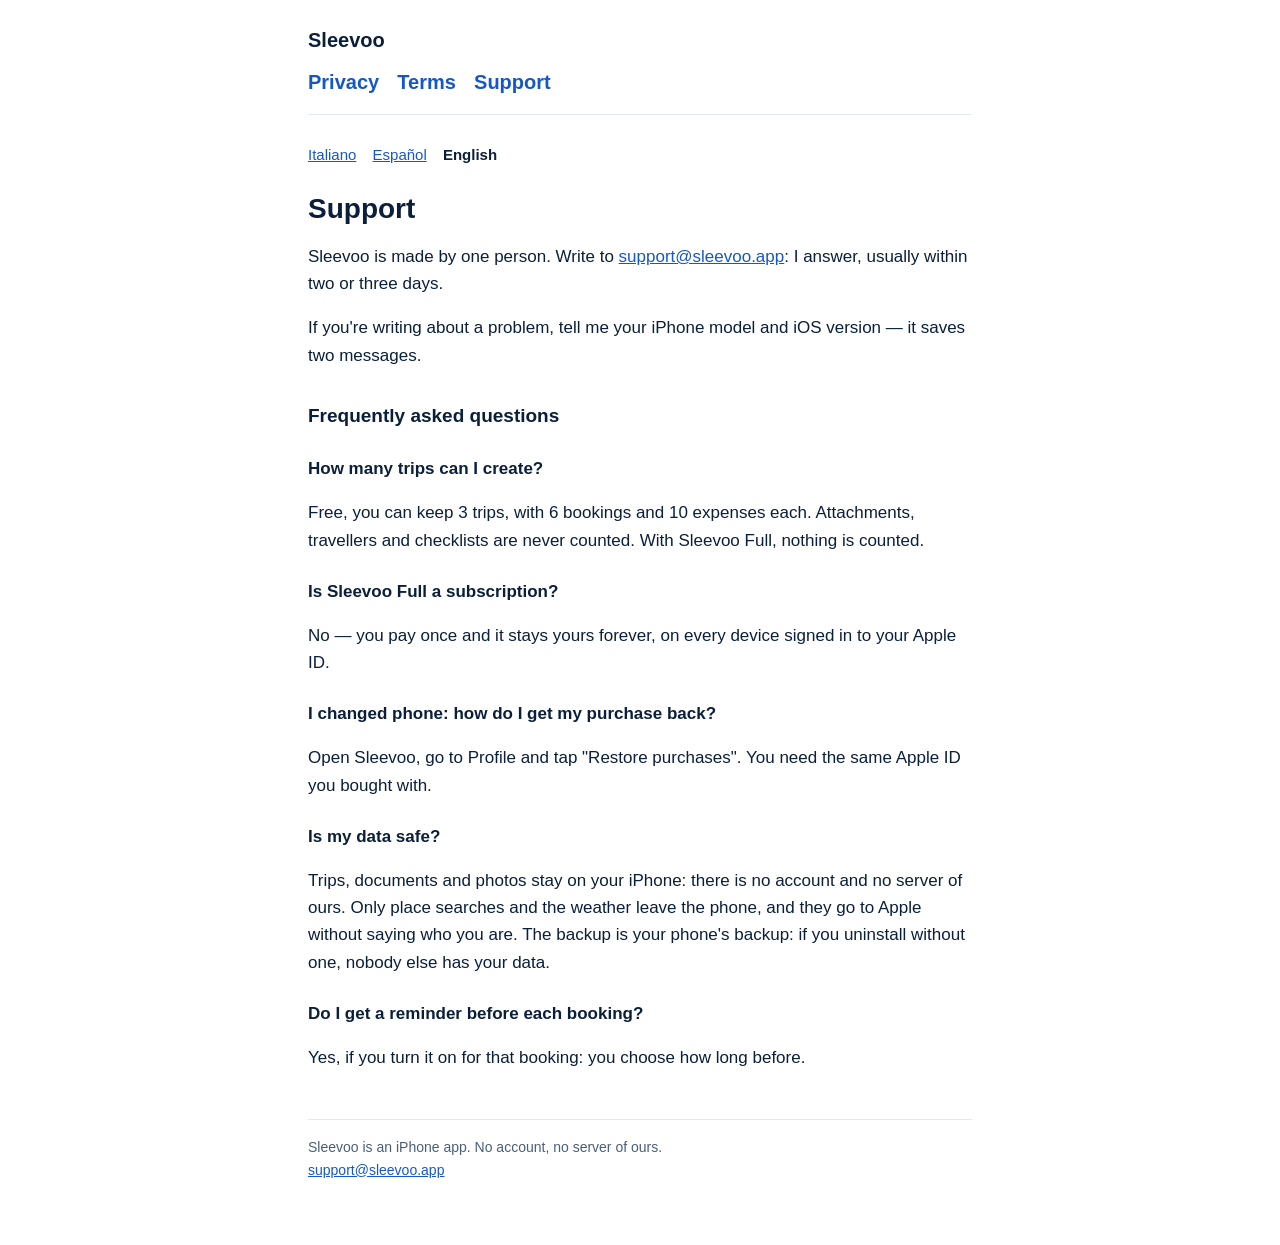
<file: en/supporto.html>
<!DOCTYPE html>
<html lang="en">
<head>
<meta charset="utf-8">
<meta name="viewport" content="width=device-width, initial-scale=1">
<title>Support · Sleevoo</title>
<link rel="stylesheet" href="../style.css">
</head>
<body>
<header>
  <a href="../index.html">Sleevoo</a>
  <nav><a href="privacy.html">Privacy</a> <a href="termini.html">Terms</a> <a href="supporto.html">Support</a></nav>
</header>
<p class="lingue"><a href="../it/supporto.html">Italiano</a> <a href="../es/supporto.html">Español</a> <strong>English</strong></p>
<h1>Support</h1>
<p>Sleevoo is made by one person. Write to <a href="mailto:support@sleevoo.app">support@sleevoo.app</a>: I answer, usually within two or three days.</p>
<p>If you're writing about a problem, tell me your iPhone model and iOS version — it saves two messages.</p>
<h2>Frequently asked questions</h2>
<h3>How many trips can I create?</h3>
<p>Free, you can keep 3 trips, with 6 bookings and 10 expenses each. Attachments, travellers and checklists are never counted. With Sleevoo Full, nothing is counted.</p>
<h3>Is Sleevoo Full a subscription?</h3>
<p>No — you pay once and it stays yours forever, on every device signed in to your Apple ID.</p>
<h3>I changed phone: how do I get my purchase back?</h3>
<p>Open Sleevoo, go to Profile and tap "Restore purchases". You need the same Apple ID you bought with.</p>
<h3>Is my data safe?</h3>
<p>Trips, documents and photos stay on your iPhone: there is no account and no server of ours. Only place searches and the weather leave the phone, and they go to Apple without saying who you are. The backup is your phone's backup: if you uninstall without one, nobody else has your data.</p>
<h3>Do I get a reminder before each booking?</h3>
<p>Yes, if you turn it on for that booking: you choose how long before.</p>
<footer>Sleevoo is an iPhone app. No account, no server of ours.<br><a href="mailto:support@sleevoo.app">support@sleevoo.app</a></footer>
</body>
</html>
</file>
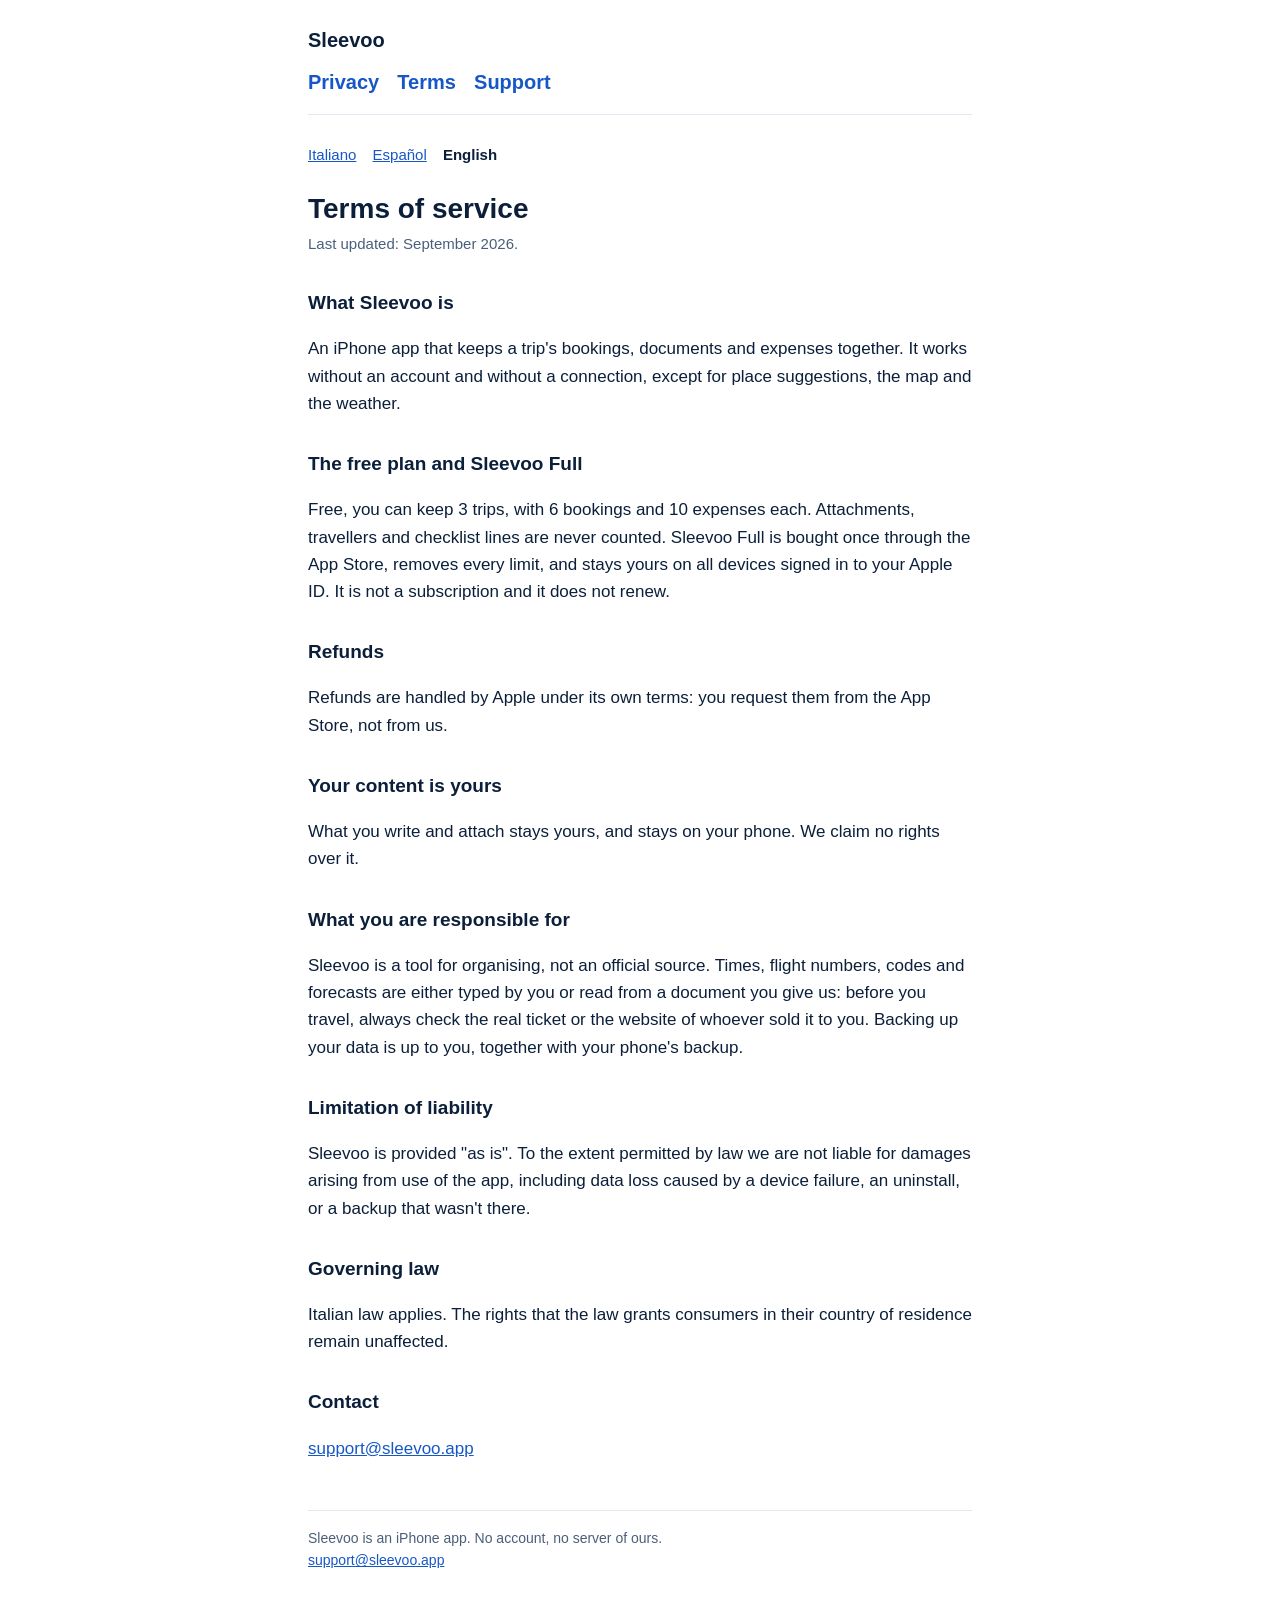
<file: en/termini.html>
<!DOCTYPE html>
<html lang="en">
<head>
<meta charset="utf-8">
<meta name="viewport" content="width=device-width, initial-scale=1">
<title>Terms of service · Sleevoo</title>
<link rel="stylesheet" href="../style.css">
</head>
<body>
<header>
  <a href="../index.html">Sleevoo</a>
  <nav><a href="privacy.html">Privacy</a> <a href="termini.html">Terms</a> <a href="supporto.html">Support</a></nav>
</header>
<p class="lingue"><a href="../it/termini.html">Italiano</a> <a href="../es/termini.html">Español</a> <strong>English</strong></p>
<h1>Terms of service</h1>
<p class="data">Last updated: September 2026.</p>
<h2>What Sleevoo is</h2>
<p>An iPhone app that keeps a trip&#x27;s bookings, documents and expenses together. It works without an account and without a connection, except for place suggestions, the map and the weather.</p>
<h2>The free plan and Sleevoo Full</h2>
<p>Free, you can keep 3 trips, with 6 bookings and 10 expenses each. Attachments, travellers and checklist lines are never counted. Sleevoo Full is bought once through the App Store, removes every limit, and stays yours on all devices signed in to your Apple ID. It is not a subscription and it does not renew.</p>
<h2>Refunds</h2>
<p>Refunds are handled by Apple under its own terms: you request them from the App Store, not from us.</p>
<h2>Your content is yours</h2>
<p>What you write and attach stays yours, and stays on your phone. We claim no rights over it.</p>
<h2>What you are responsible for</h2>
<p>Sleevoo is a tool for organising, not an official source. Times, flight numbers, codes and forecasts are either typed by you or read from a document you give us: before you travel, always check the real ticket or the website of whoever sold it to you. Backing up your data is up to you, together with your phone&#x27;s backup.</p>
<h2>Limitation of liability</h2>
<p>Sleevoo is provided &quot;as is&quot;. To the extent permitted by law we are not liable for damages arising from use of the app, including data loss caused by a device failure, an uninstall, or a backup that wasn&#x27;t there.</p>
<h2>Governing law</h2>
<p>Italian law applies. The rights that the law grants consumers in their country of residence remain unaffected.</p>
<h2>Contact</h2>
<p><a href="mailto:support@sleevoo.app">support@sleevoo.app</a></p>
<footer>Sleevoo is an iPhone app. No account, no server of ours.<br><a href="mailto:support@sleevoo.app">support@sleevoo.app</a></footer>
</body>
</html>
</file>
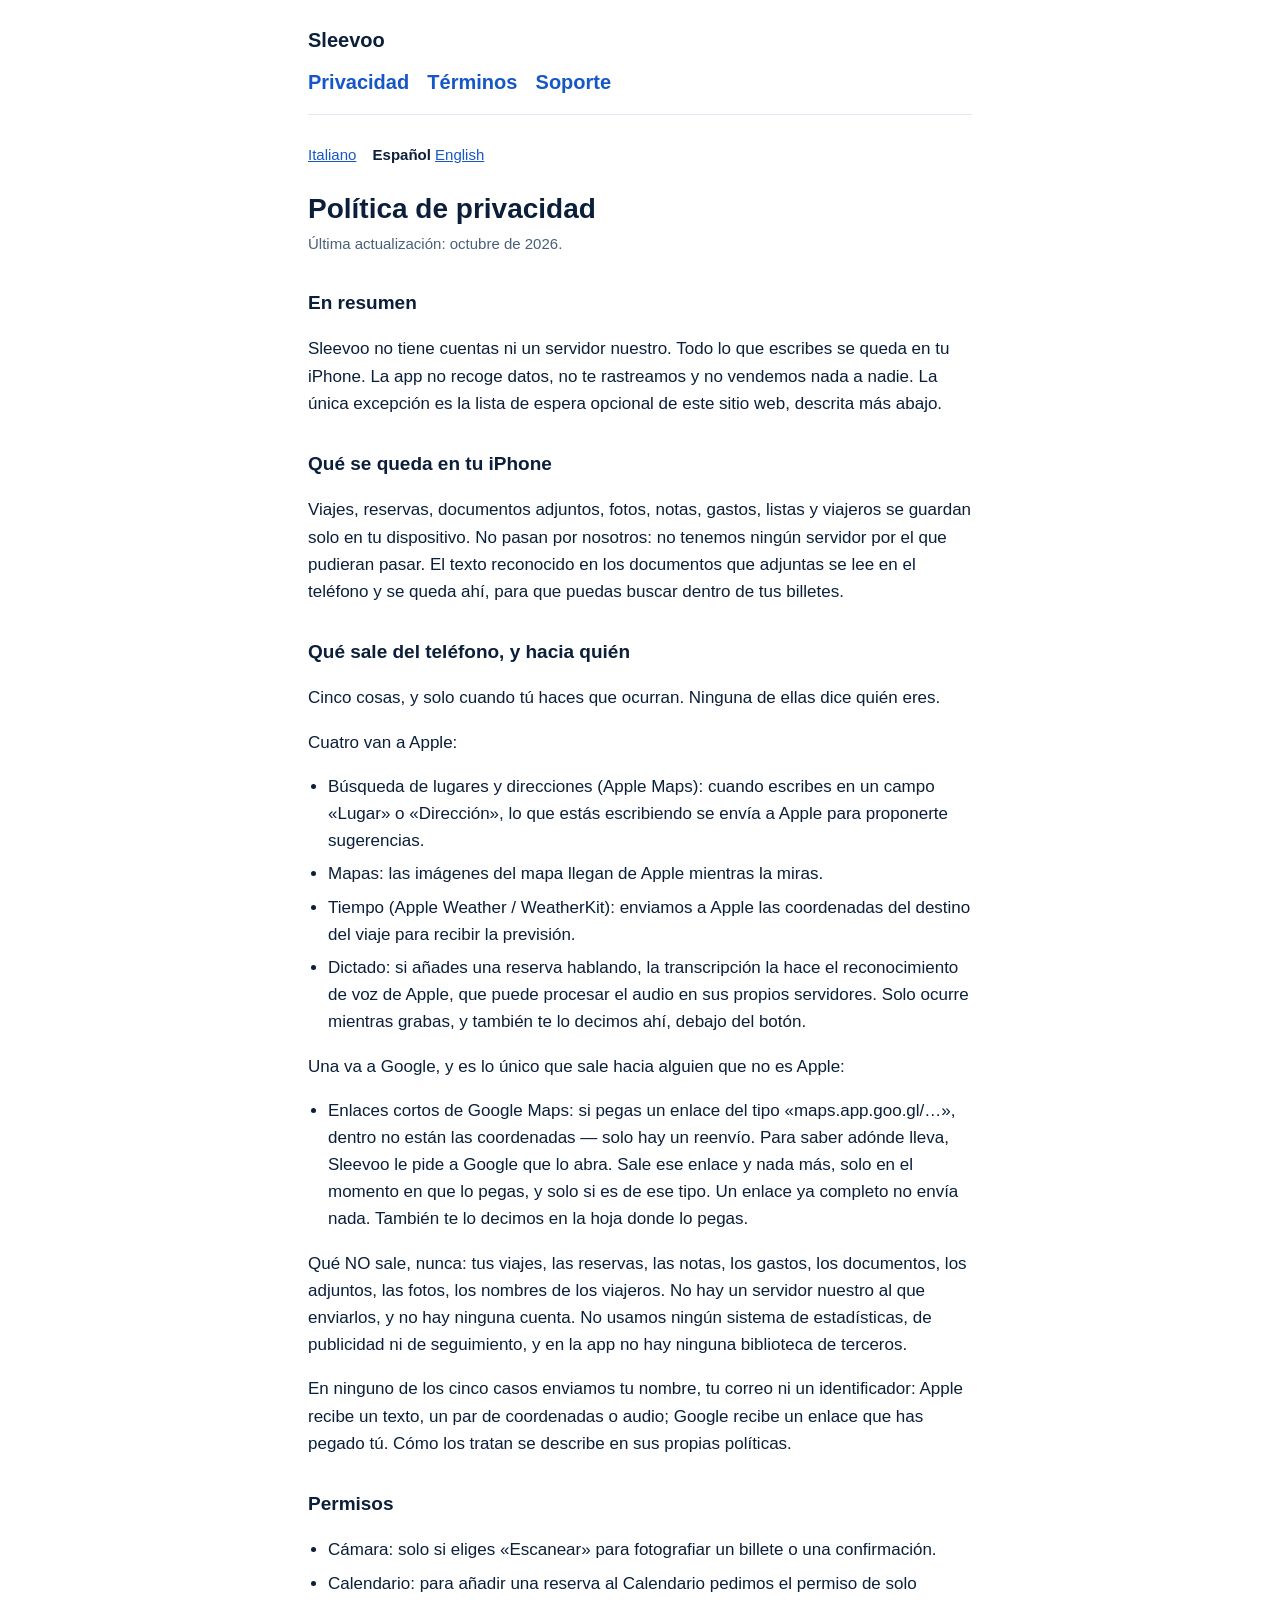
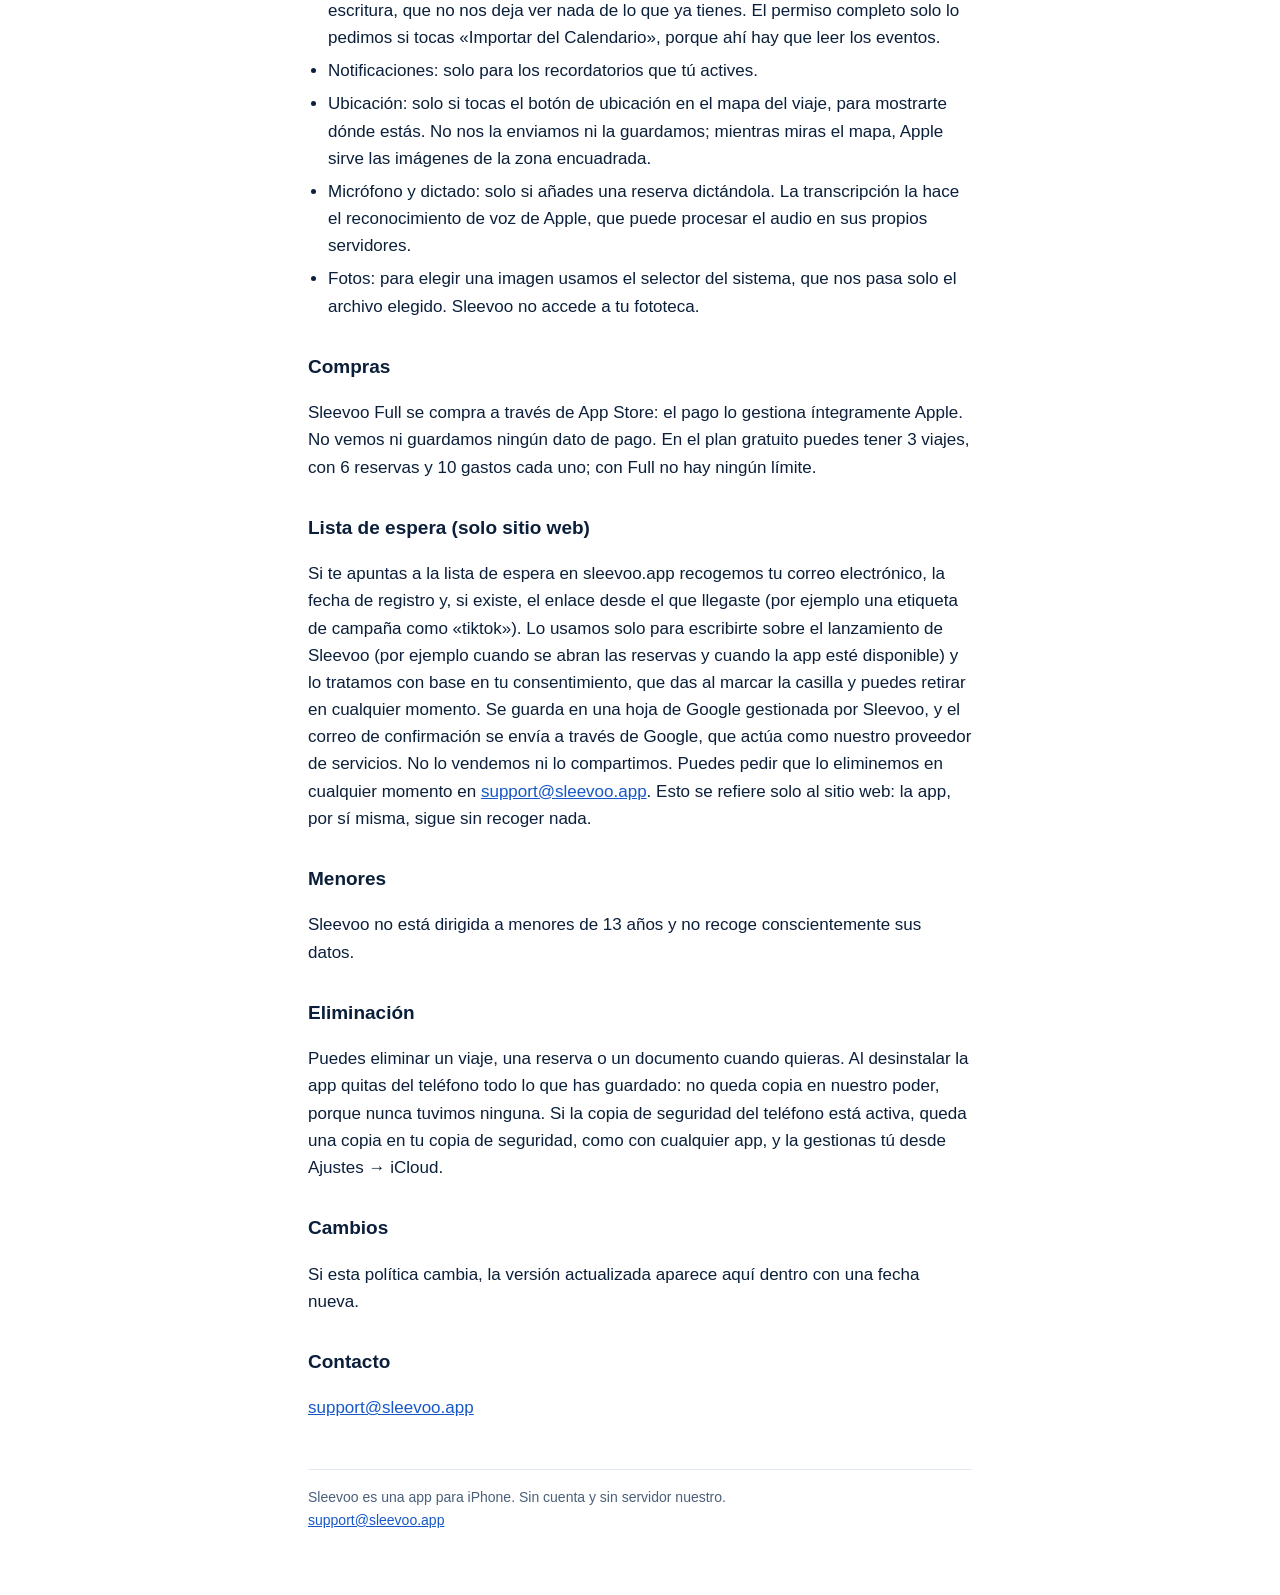
<file: es/privacy.html>
<!DOCTYPE html>
<html lang="es">
<head>
<meta charset="utf-8">
<meta name="viewport" content="width=device-width, initial-scale=1">
<title>Política de privacidad · Sleevoo</title>
<link rel="stylesheet" href="../style.css">
</head>
<body>
<header>
  <a href="../index.html">Sleevoo</a>
  <nav><a href="privacy.html">Privacidad</a> <a href="termini.html">Términos</a> <a href="supporto.html">Soporte</a></nav>
</header>
<p class="lingue"><a href="../it/privacy.html">Italiano</a> <strong>Español</strong> <a href="../en/privacy.html">English</a></p>
<h1>Política de privacidad</h1>
<p class="data">Última actualización: octubre de 2026.</p>
<h2>En resumen</h2>
<p>Sleevoo no tiene cuentas ni un servidor nuestro. Todo lo que escribes se queda en tu iPhone. La app no recoge datos, no te rastreamos y no vendemos nada a nadie. La única excepción es la lista de espera opcional de este sitio web, descrita más abajo.</p>
<h2>Qué se queda en tu iPhone</h2>
<p>Viajes, reservas, documentos adjuntos, fotos, notas, gastos, listas y viajeros se guardan solo en tu dispositivo. No pasan por nosotros: no tenemos ningún servidor por el que pudieran pasar. El texto reconocido en los documentos que adjuntas se lee en el teléfono y se queda ahí, para que puedas buscar dentro de tus billetes.</p>
<h2>Qué sale del teléfono, y hacia quién</h2>
<p>Cinco cosas, y solo cuando tú haces que ocurran. Ninguna de ellas dice quién eres.</p>
<p>Cuatro van a Apple:</p>
<ul><li>Búsqueda de lugares y direcciones (Apple Maps): cuando escribes en un campo «Lugar» o «Dirección», lo que estás escribiendo se envía a Apple para proponerte sugerencias.</li><li>Mapas: las imágenes del mapa llegan de Apple mientras la miras.</li><li>Tiempo (Apple Weather / WeatherKit): enviamos a Apple las coordenadas del destino del viaje para recibir la previsión.</li><li>Dictado: si añades una reserva hablando, la transcripción la hace el reconocimiento de voz de Apple, que puede procesar el audio en sus propios servidores. Solo ocurre mientras grabas, y también te lo decimos ahí, debajo del botón.</li></ul>
<p>Una va a Google, y es lo único que sale hacia alguien que no es Apple:</p>
<ul><li>Enlaces cortos de Google Maps: si pegas un enlace del tipo «maps.app.goo.gl/…», dentro no están las coordenadas — solo hay un reenvío. Para saber adónde lleva, Sleevoo le pide a Google que lo abra. Sale ese enlace y nada más, solo en el momento en que lo pegas, y solo si es de ese tipo. Un enlace ya completo no envía nada. También te lo decimos en la hoja donde lo pegas.</li></ul>
<p>Qué NO sale, nunca: tus viajes, las reservas, las notas, los gastos, los documentos, los adjuntos, las fotos, los nombres de los viajeros. No hay un servidor nuestro al que enviarlos, y no hay ninguna cuenta. No usamos ningún sistema de estadísticas, de publicidad ni de seguimiento, y en la app no hay ninguna biblioteca de terceros.</p>
<p>En ninguno de los cinco casos enviamos tu nombre, tu correo ni un identificador: Apple recibe un texto, un par de coordenadas o audio; Google recibe un enlace que has pegado tú. Cómo los tratan se describe en sus propias políticas.</p>
<h2>Permisos</h2>
<ul><li>Cámara: solo si eliges «Escanear» para fotografiar un billete o una confirmación.</li><li>Calendario: para añadir una reserva al Calendario pedimos el permiso de solo escritura, que no nos deja ver nada de lo que ya tienes. El permiso completo solo lo pedimos si tocas «Importar del Calendario», porque ahí hay que leer los eventos.</li><li>Notificaciones: solo para los recordatorios que tú actives.</li><li>Ubicación: solo si tocas el botón de ubicación en el mapa del viaje, para mostrarte dónde estás. No nos la enviamos ni la guardamos; mientras miras el mapa, Apple sirve las imágenes de la zona encuadrada.</li><li>Micrófono y dictado: solo si añades una reserva dictándola. La transcripción la hace el reconocimiento de voz de Apple, que puede procesar el audio en sus propios servidores.</li><li>Fotos: para elegir una imagen usamos el selector del sistema, que nos pasa solo el archivo elegido. Sleevoo no accede a tu fototeca.</li></ul>
<h2>Compras</h2>
<p>Sleevoo Full se compra a través de App Store: el pago lo gestiona íntegramente Apple. No vemos ni guardamos ningún dato de pago. En el plan gratuito puedes tener 3 viajes, con 6 reservas y 10 gastos cada uno; con Full no hay ningún límite.</p>
<h2>Lista de espera (solo sitio web)</h2>
<p>Si te apuntas a la lista de espera en sleevoo.app recogemos tu correo electrónico, la fecha de registro y, si existe, el enlace desde el que llegaste (por ejemplo una etiqueta de campaña como «tiktok»). Lo usamos solo para escribirte sobre el lanzamiento de Sleevoo (por ejemplo cuando se abran las reservas y cuando la app esté disponible) y lo tratamos con base en tu consentimiento, que das al marcar la casilla y puedes retirar en cualquier momento. Se guarda en una hoja de Google gestionada por Sleevoo, y el correo de confirmación se envía a través de Google, que actúa como nuestro proveedor de servicios. No lo vendemos ni lo compartimos. Puedes pedir que lo eliminemos en cualquier momento en <a href="mailto:support@sleevoo.app">support@sleevoo.app</a>. Esto se refiere solo al sitio web: la app, por sí misma, sigue sin recoger nada.</p>
<h2>Menores</h2>
<p>Sleevoo no está dirigida a menores de 13 años y no recoge conscientemente sus datos.</p>
<h2>Eliminación</h2>
<p>Puedes eliminar un viaje, una reserva o un documento cuando quieras. Al desinstalar la app quitas del teléfono todo lo que has guardado: no queda copia en nuestro poder, porque nunca tuvimos ninguna. Si la copia de seguridad del teléfono está activa, queda una copia en tu copia de seguridad, como con cualquier app, y la gestionas tú desde Ajustes → iCloud.</p>
<h2>Cambios</h2>
<p>Si esta política cambia, la versión actualizada aparece aquí dentro con una fecha nueva.</p>
<h2>Contacto</h2>
<p><a href="mailto:support@sleevoo.app">support@sleevoo.app</a></p>
<footer>Sleevoo es una app para iPhone. Sin cuenta y sin servidor nuestro.<br><a href="mailto:support@sleevoo.app">support@sleevoo.app</a></footer>
</body>
</html>
</file>
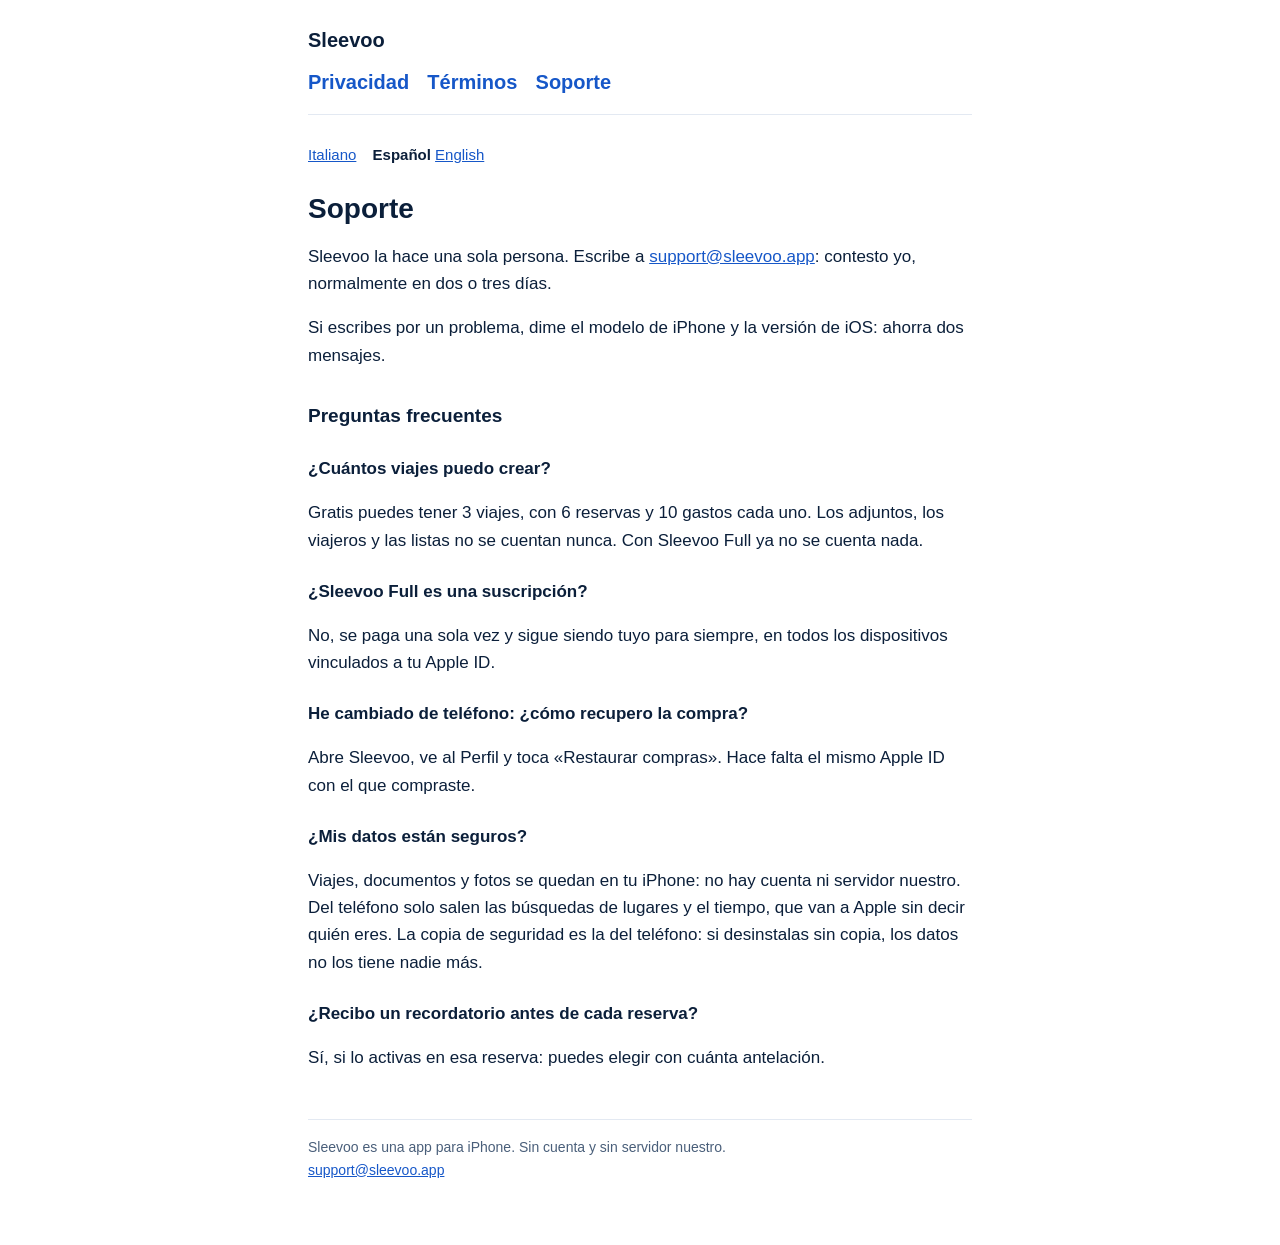
<file: es/supporto.html>
<!DOCTYPE html>
<html lang="es">
<head>
<meta charset="utf-8">
<meta name="viewport" content="width=device-width, initial-scale=1">
<title>Soporte · Sleevoo</title>
<link rel="stylesheet" href="../style.css">
</head>
<body>
<header>
  <a href="../index.html">Sleevoo</a>
  <nav><a href="privacy.html">Privacidad</a> <a href="termini.html">Términos</a> <a href="supporto.html">Soporte</a></nav>
</header>
<p class="lingue"><a href="../it/supporto.html">Italiano</a> <strong>Español</strong> <a href="../en/supporto.html">English</a></p>
<h1>Soporte</h1>
<p>Sleevoo la hace una sola persona. Escribe a <a href="mailto:support@sleevoo.app">support@sleevoo.app</a>: contesto yo, normalmente en dos o tres días.</p>
<p>Si escribes por un problema, dime el modelo de iPhone y la versión de iOS: ahorra dos mensajes.</p>
<h2>Preguntas frecuentes</h2>
<h3>¿Cuántos viajes puedo crear?</h3>
<p>Gratis puedes tener 3 viajes, con 6 reservas y 10 gastos cada uno. Los adjuntos, los viajeros y las listas no se cuentan nunca. Con Sleevoo Full ya no se cuenta nada.</p>
<h3>¿Sleevoo Full es una suscripción?</h3>
<p>No, se paga una sola vez y sigue siendo tuyo para siempre, en todos los dispositivos vinculados a tu Apple ID.</p>
<h3>He cambiado de teléfono: ¿cómo recupero la compra?</h3>
<p>Abre Sleevoo, ve al Perfil y toca «Restaurar compras». Hace falta el mismo Apple ID con el que compraste.</p>
<h3>¿Mis datos están seguros?</h3>
<p>Viajes, documentos y fotos se quedan en tu iPhone: no hay cuenta ni servidor nuestro. Del teléfono solo salen las búsquedas de lugares y el tiempo, que van a Apple sin decir quién eres. La copia de seguridad es la del teléfono: si desinstalas sin copia, los datos no los tiene nadie más.</p>
<h3>¿Recibo un recordatorio antes de cada reserva?</h3>
<p>Sí, si lo activas en esa reserva: puedes elegir con cuánta antelación.</p>
<footer>Sleevoo es una app para iPhone. Sin cuenta y sin servidor nuestro.<br><a href="mailto:support@sleevoo.app">support@sleevoo.app</a></footer>
</body>
</html>
</file>
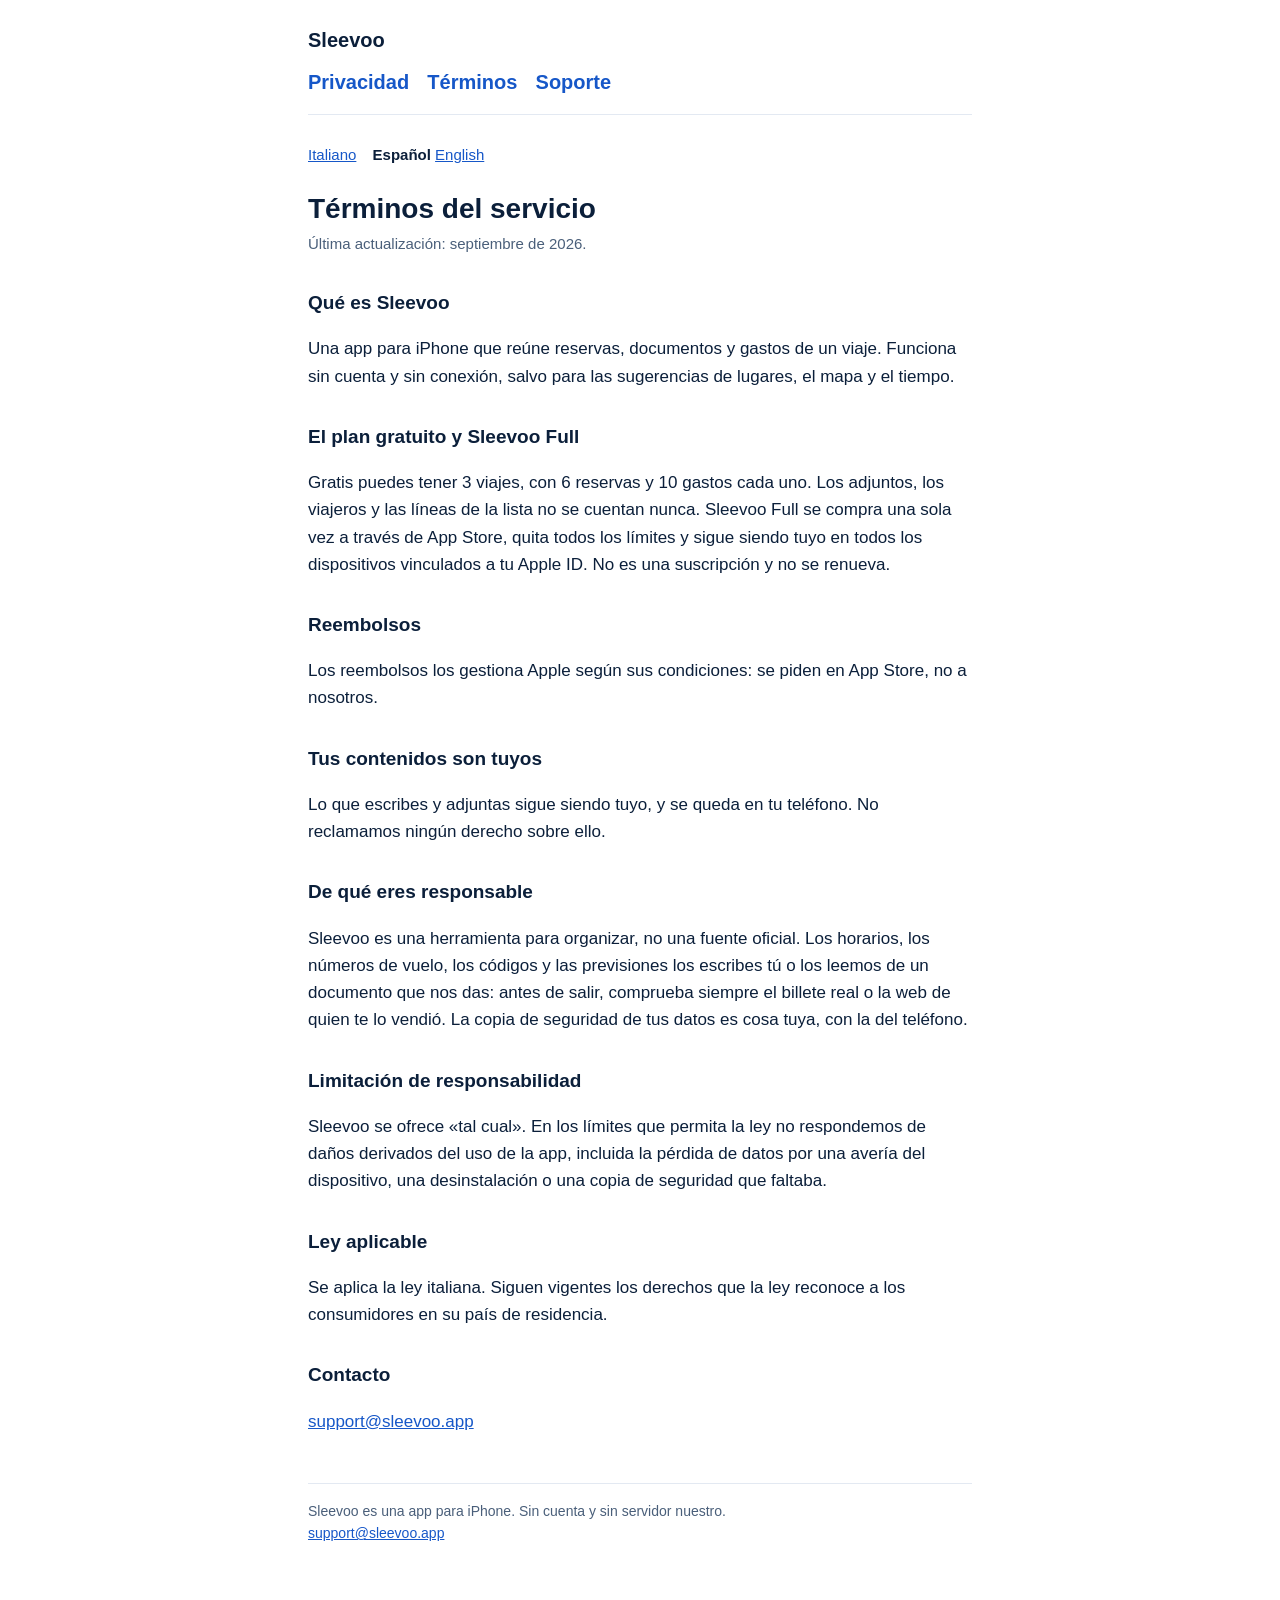
<file: es/termini.html>
<!DOCTYPE html>
<html lang="es">
<head>
<meta charset="utf-8">
<meta name="viewport" content="width=device-width, initial-scale=1">
<title>Términos del servicio · Sleevoo</title>
<link rel="stylesheet" href="../style.css">
</head>
<body>
<header>
  <a href="../index.html">Sleevoo</a>
  <nav><a href="privacy.html">Privacidad</a> <a href="termini.html">Términos</a> <a href="supporto.html">Soporte</a></nav>
</header>
<p class="lingue"><a href="../it/termini.html">Italiano</a> <strong>Español</strong> <a href="../en/termini.html">English</a></p>
<h1>Términos del servicio</h1>
<p class="data">Última actualización: septiembre de 2026.</p>
<h2>Qué es Sleevoo</h2>
<p>Una app para iPhone que reúne reservas, documentos y gastos de un viaje. Funciona sin cuenta y sin conexión, salvo para las sugerencias de lugares, el mapa y el tiempo.</p>
<h2>El plan gratuito y Sleevoo Full</h2>
<p>Gratis puedes tener 3 viajes, con 6 reservas y 10 gastos cada uno. Los adjuntos, los viajeros y las líneas de la lista no se cuentan nunca. Sleevoo Full se compra una sola vez a través de App Store, quita todos los límites y sigue siendo tuyo en todos los dispositivos vinculados a tu Apple ID. No es una suscripción y no se renueva.</p>
<h2>Reembolsos</h2>
<p>Los reembolsos los gestiona Apple según sus condiciones: se piden en App Store, no a nosotros.</p>
<h2>Tus contenidos son tuyos</h2>
<p>Lo que escribes y adjuntas sigue siendo tuyo, y se queda en tu teléfono. No reclamamos ningún derecho sobre ello.</p>
<h2>De qué eres responsable</h2>
<p>Sleevoo es una herramienta para organizar, no una fuente oficial. Los horarios, los números de vuelo, los códigos y las previsiones los escribes tú o los leemos de un documento que nos das: antes de salir, comprueba siempre el billete real o la web de quien te lo vendió. La copia de seguridad de tus datos es cosa tuya, con la del teléfono.</p>
<h2>Limitación de responsabilidad</h2>
<p>Sleevoo se ofrece «tal cual». En los límites que permita la ley no respondemos de daños derivados del uso de la app, incluida la pérdida de datos por una avería del dispositivo, una desinstalación o una copia de seguridad que faltaba.</p>
<h2>Ley aplicable</h2>
<p>Se aplica la ley italiana. Siguen vigentes los derechos que la ley reconoce a los consumidores en su país de residencia.</p>
<h2>Contacto</h2>
<p><a href="mailto:support@sleevoo.app">support@sleevoo.app</a></p>
<footer>Sleevoo es una app para iPhone. Sin cuenta y sin servidor nuestro.<br><a href="mailto:support@sleevoo.app">support@sleevoo.app</a></footer>
</body>
</html>
</file>
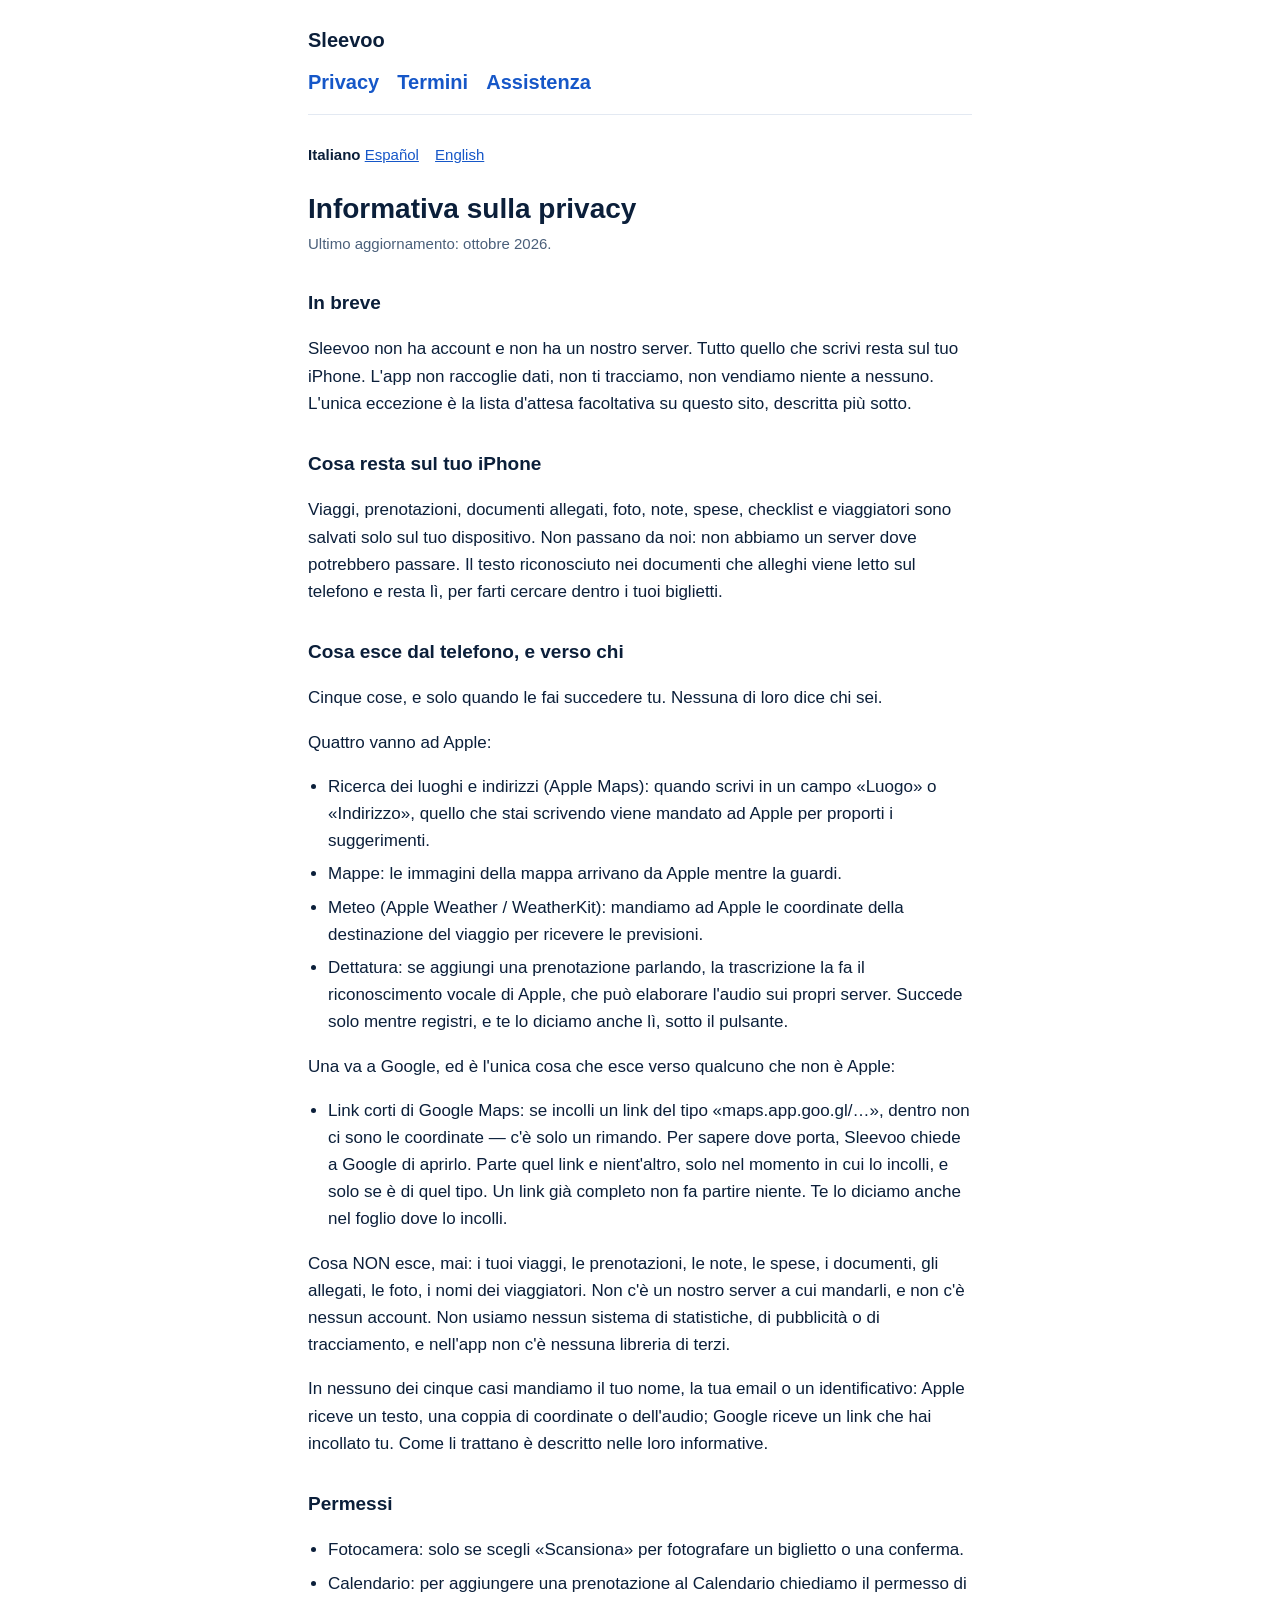
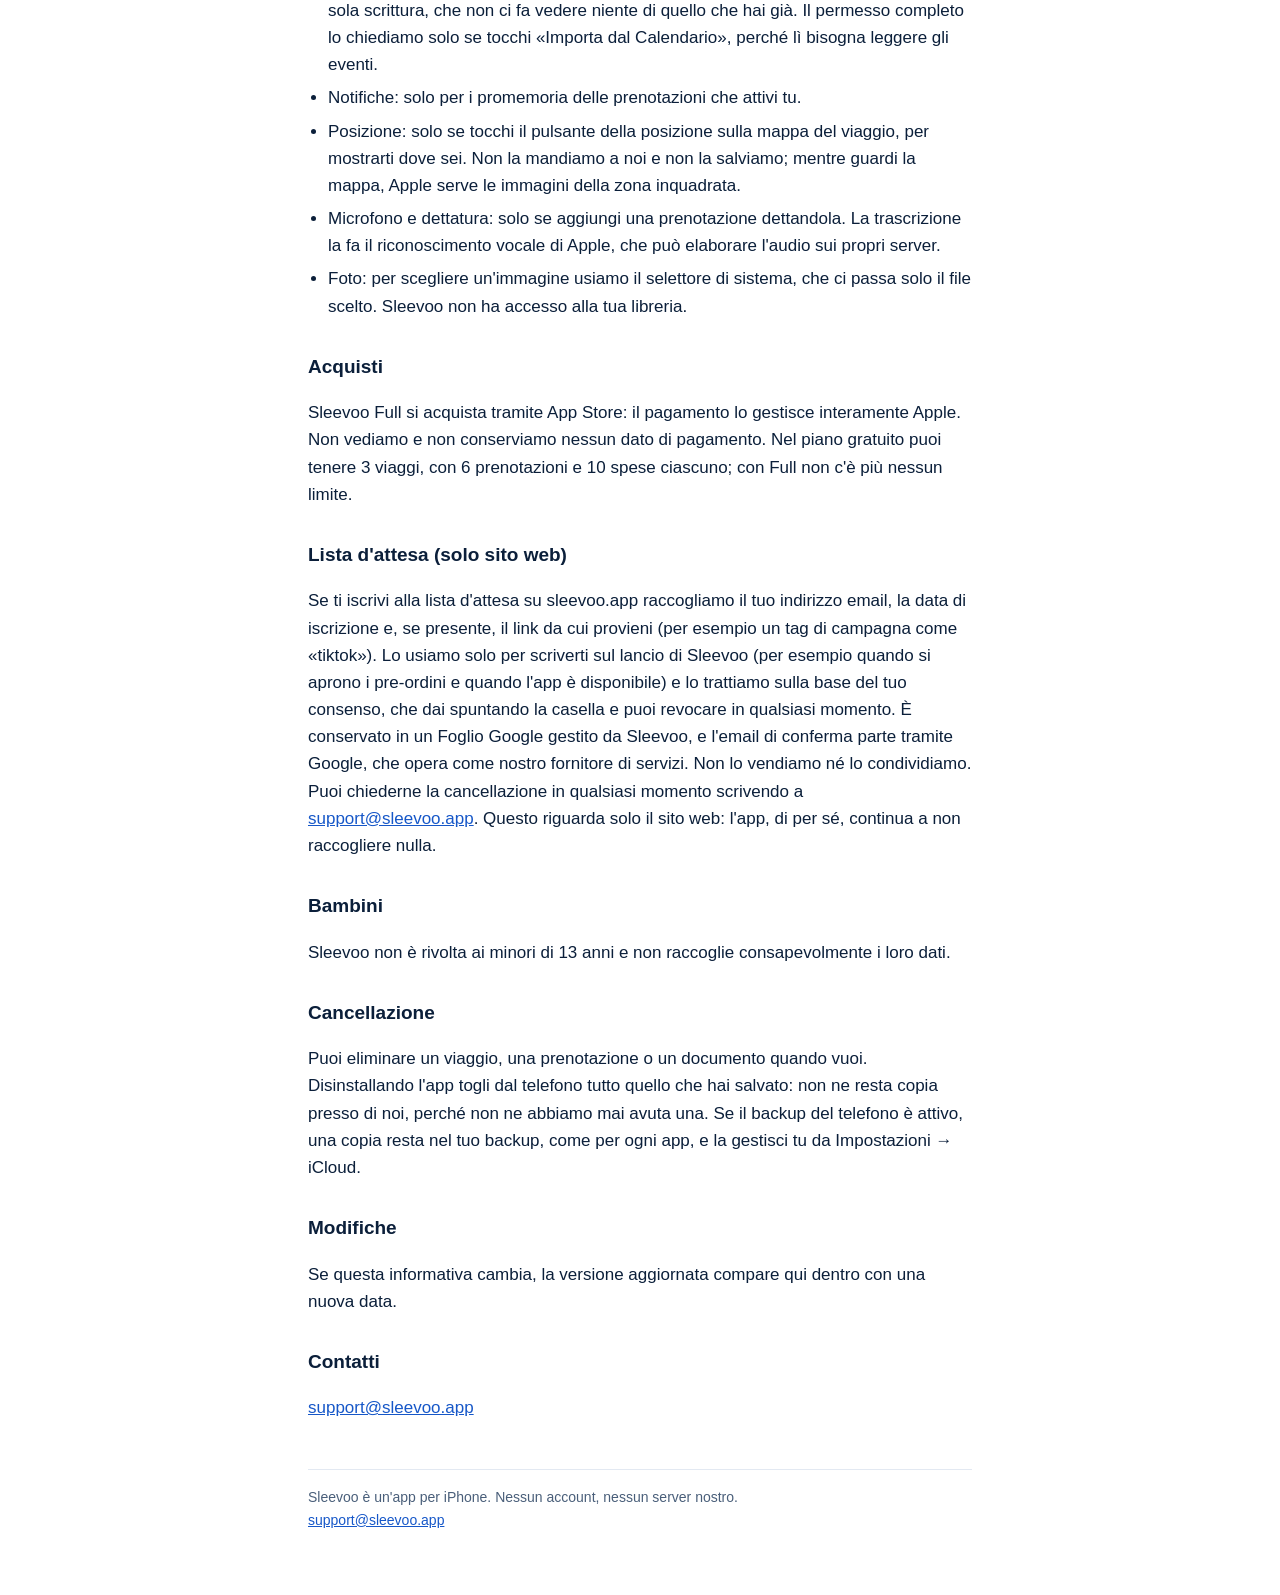
<file: it/privacy.html>
<!DOCTYPE html>
<html lang="it">
<head>
<meta charset="utf-8">
<meta name="viewport" content="width=device-width, initial-scale=1">
<title>Informativa sulla privacy · Sleevoo</title>
<link rel="stylesheet" href="../style.css">
</head>
<body>
<header>
  <a href="../index.html">Sleevoo</a>
  <nav><a href="privacy.html">Privacy</a> <a href="termini.html">Termini</a> <a href="supporto.html">Assistenza</a></nav>
</header>
<p class="lingue"><strong>Italiano</strong> <a href="../es/privacy.html">Español</a> <a href="../en/privacy.html">English</a></p>
<h1>Informativa sulla privacy</h1>
<p class="data">Ultimo aggiornamento: ottobre 2026.</p>
<h2>In breve</h2>
<p>Sleevoo non ha account e non ha un nostro server. Tutto quello che scrivi resta sul tuo iPhone. L&#x27;app non raccoglie dati, non ti tracciamo, non vendiamo niente a nessuno. L&#x27;unica eccezione è la lista d&#x27;attesa facoltativa su questo sito, descritta più sotto.</p>
<h2>Cosa resta sul tuo iPhone</h2>
<p>Viaggi, prenotazioni, documenti allegati, foto, note, spese, checklist e viaggiatori sono salvati solo sul tuo dispositivo. Non passano da noi: non abbiamo un server dove potrebbero passare. Il testo riconosciuto nei documenti che alleghi viene letto sul telefono e resta lì, per farti cercare dentro i tuoi biglietti.</p>
<h2>Cosa esce dal telefono, e verso chi</h2>
<p>Cinque cose, e solo quando le fai succedere tu. Nessuna di loro dice chi sei.</p>
<p>Quattro vanno ad Apple:</p>
<ul><li>Ricerca dei luoghi e indirizzi (Apple Maps): quando scrivi in un campo «Luogo» o «Indirizzo», quello che stai scrivendo viene mandato ad Apple per proporti i suggerimenti.</li><li>Mappe: le immagini della mappa arrivano da Apple mentre la guardi.</li><li>Meteo (Apple Weather / WeatherKit): mandiamo ad Apple le coordinate della destinazione del viaggio per ricevere le previsioni.</li><li>Dettatura: se aggiungi una prenotazione parlando, la trascrizione la fa il riconoscimento vocale di Apple, che può elaborare l&#x27;audio sui propri server. Succede solo mentre registri, e te lo diciamo anche lì, sotto il pulsante.</li></ul>
<p>Una va a Google, ed è l&#x27;unica cosa che esce verso qualcuno che non è Apple:</p>
<ul><li>Link corti di Google Maps: se incolli un link del tipo «maps.app.goo.gl/…», dentro non ci sono le coordinate — c&#x27;è solo un rimando. Per sapere dove porta, Sleevoo chiede a Google di aprirlo. Parte quel link e nient&#x27;altro, solo nel momento in cui lo incolli, e solo se è di quel tipo. Un link già completo non fa partire niente. Te lo diciamo anche nel foglio dove lo incolli.</li></ul>
<p>Cosa NON esce, mai: i tuoi viaggi, le prenotazioni, le note, le spese, i documenti, gli allegati, le foto, i nomi dei viaggiatori. Non c&#x27;è un nostro server a cui mandarli, e non c&#x27;è nessun account. Non usiamo nessun sistema di statistiche, di pubblicità o di tracciamento, e nell&#x27;app non c&#x27;è nessuna libreria di terzi.</p>
<p>In nessuno dei cinque casi mandiamo il tuo nome, la tua email o un identificativo: Apple riceve un testo, una coppia di coordinate o dell&#x27;audio; Google riceve un link che hai incollato tu. Come li trattano è descritto nelle loro informative.</p>
<h2>Permessi</h2>
<ul><li>Fotocamera: solo se scegli «Scansiona» per fotografare un biglietto o una conferma.</li><li>Calendario: per aggiungere una prenotazione al Calendario chiediamo il permesso di sola scrittura, che non ci fa vedere niente di quello che hai già. Il permesso completo lo chiediamo solo se tocchi «Importa dal Calendario», perché lì bisogna leggere gli eventi.</li><li>Notifiche: solo per i promemoria delle prenotazioni che attivi tu.</li><li>Posizione: solo se tocchi il pulsante della posizione sulla mappa del viaggio, per mostrarti dove sei. Non la mandiamo a noi e non la salviamo; mentre guardi la mappa, Apple serve le immagini della zona inquadrata.</li><li>Microfono e dettatura: solo se aggiungi una prenotazione dettandola. La trascrizione la fa il riconoscimento vocale di Apple, che può elaborare l&#x27;audio sui propri server.</li><li>Foto: per scegliere un&#x27;immagine usiamo il selettore di sistema, che ci passa solo il file scelto. Sleevoo non ha accesso alla tua libreria.</li></ul>
<h2>Acquisti</h2>
<p>Sleevoo Full si acquista tramite App Store: il pagamento lo gestisce interamente Apple. Non vediamo e non conserviamo nessun dato di pagamento. Nel piano gratuito puoi tenere 3 viaggi, con 6 prenotazioni e 10 spese ciascuno; con Full non c&#x27;è più nessun limite.</p>
<h2>Lista d&#x27;attesa (solo sito web)</h2>
<p>Se ti iscrivi alla lista d&#x27;attesa su sleevoo.app raccogliamo il tuo indirizzo email, la data di iscrizione e, se presente, il link da cui provieni (per esempio un tag di campagna come «tiktok»). Lo usiamo solo per scriverti sul lancio di Sleevoo (per esempio quando si aprono i pre-ordini e quando l&#x27;app è disponibile) e lo trattiamo sulla base del tuo consenso, che dai spuntando la casella e puoi revocare in qualsiasi momento. È conservato in un Foglio Google gestito da Sleevoo, e l&#x27;email di conferma parte tramite Google, che opera come nostro fornitore di servizi. Non lo vendiamo né lo condividiamo. Puoi chiederne la cancellazione in qualsiasi momento scrivendo a <a href="mailto:support@sleevoo.app">support@sleevoo.app</a>. Questo riguarda solo il sito web: l&#x27;app, di per sé, continua a non raccogliere nulla.</p>
<h2>Bambini</h2>
<p>Sleevoo non è rivolta ai minori di 13 anni e non raccoglie consapevolmente i loro dati.</p>
<h2>Cancellazione</h2>
<p>Puoi eliminare un viaggio, una prenotazione o un documento quando vuoi. Disinstallando l&#x27;app togli dal telefono tutto quello che hai salvato: non ne resta copia presso di noi, perché non ne abbiamo mai avuta una. Se il backup del telefono è attivo, una copia resta nel tuo backup, come per ogni app, e la gestisci tu da Impostazioni → iCloud.</p>
<h2>Modifiche</h2>
<p>Se questa informativa cambia, la versione aggiornata compare qui dentro con una nuova data.</p>
<h2>Contatti</h2>
<p><a href="mailto:support@sleevoo.app">support@sleevoo.app</a></p>
<footer>Sleevoo è un'app per iPhone. Nessun account, nessun server nostro.<br><a href="mailto:support@sleevoo.app">support@sleevoo.app</a></footer>
</body>
</html>
</file>
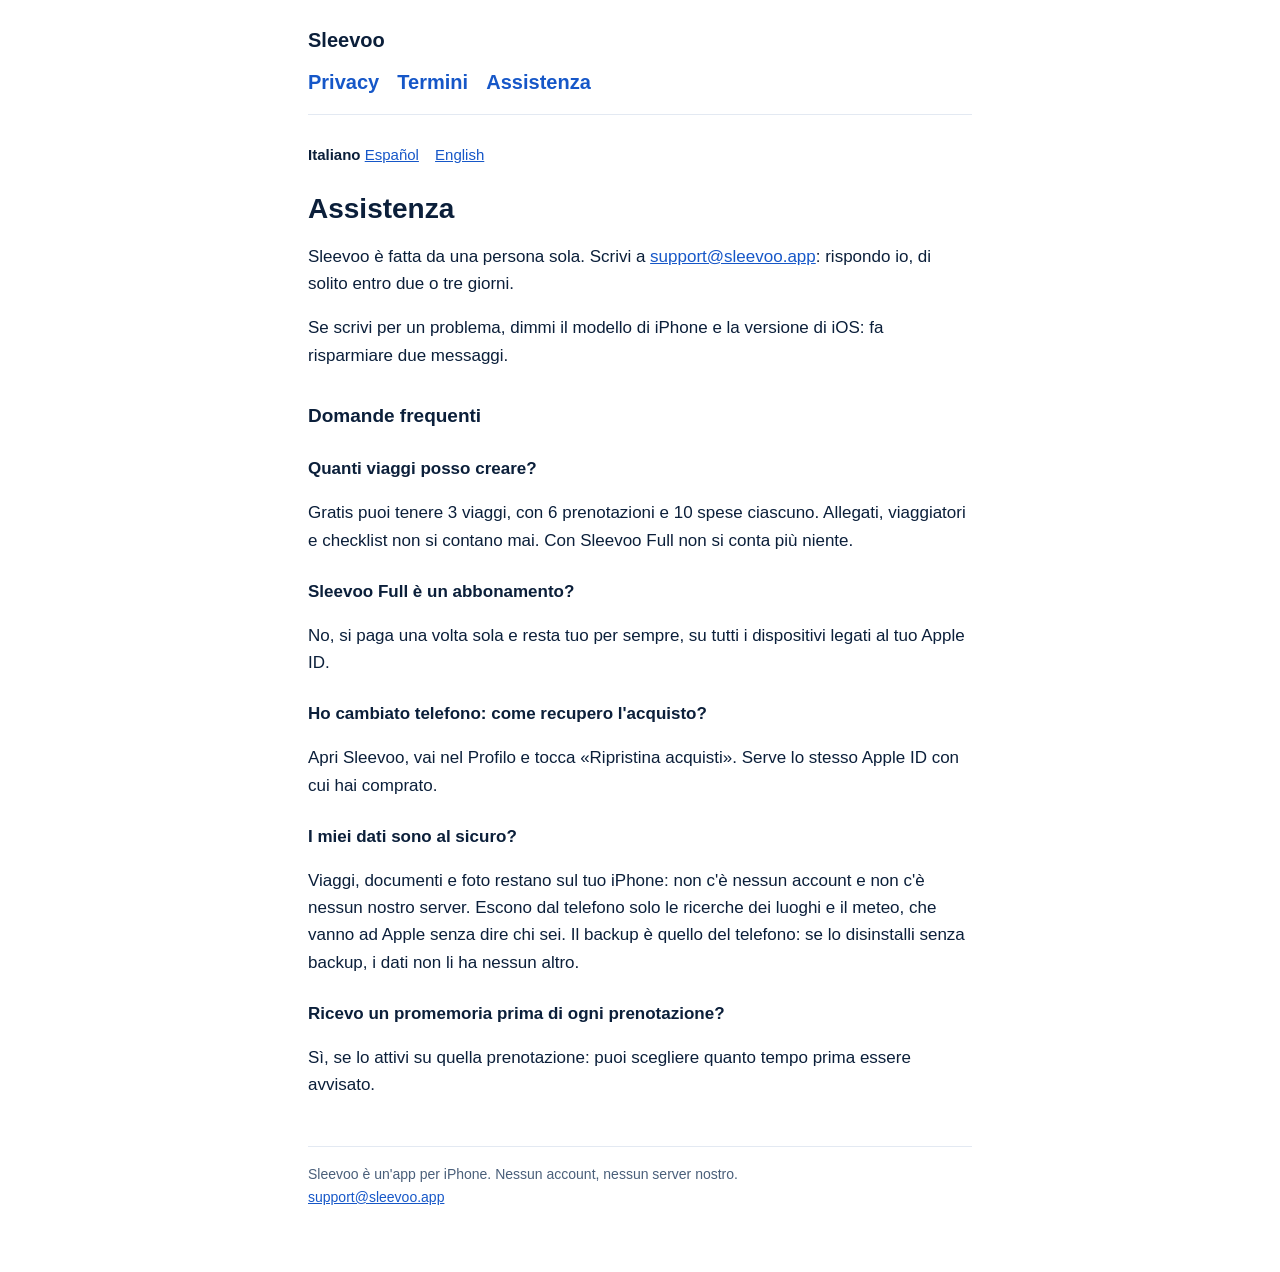
<file: it/supporto.html>
<!DOCTYPE html>
<html lang="it">
<head>
<meta charset="utf-8">
<meta name="viewport" content="width=device-width, initial-scale=1">
<title>Assistenza · Sleevoo</title>
<link rel="stylesheet" href="../style.css">
</head>
<body>
<header>
  <a href="../index.html">Sleevoo</a>
  <nav><a href="privacy.html">Privacy</a> <a href="termini.html">Termini</a> <a href="supporto.html">Assistenza</a></nav>
</header>
<p class="lingue"><strong>Italiano</strong> <a href="../es/supporto.html">Español</a> <a href="../en/supporto.html">English</a></p>
<h1>Assistenza</h1>
<p>Sleevoo è fatta da una persona sola. Scrivi a <a href="mailto:support@sleevoo.app">support@sleevoo.app</a>: rispondo io, di solito entro due o tre giorni.</p>
<p>Se scrivi per un problema, dimmi il modello di iPhone e la versione di iOS: fa risparmiare due messaggi.</p>
<h2>Domande frequenti</h2>
<h3>Quanti viaggi posso creare?</h3>
<p>Gratis puoi tenere 3 viaggi, con 6 prenotazioni e 10 spese ciascuno. Allegati, viaggiatori e checklist non si contano mai. Con Sleevoo Full non si conta più niente.</p>
<h3>Sleevoo Full è un abbonamento?</h3>
<p>No, si paga una volta sola e resta tuo per sempre, su tutti i dispositivi legati al tuo Apple ID.</p>
<h3>Ho cambiato telefono: come recupero l'acquisto?</h3>
<p>Apri Sleevoo, vai nel Profilo e tocca «Ripristina acquisti». Serve lo stesso Apple ID con cui hai comprato.</p>
<h3>I miei dati sono al sicuro?</h3>
<p>Viaggi, documenti e foto restano sul tuo iPhone: non c'è nessun account e non c'è nessun nostro server. Escono dal telefono solo le ricerche dei luoghi e il meteo, che vanno ad Apple senza dire chi sei. Il backup è quello del telefono: se lo disinstalli senza backup, i dati non li ha nessun altro.</p>
<h3>Ricevo un promemoria prima di ogni prenotazione?</h3>
<p>Sì, se lo attivi su quella prenotazione: puoi scegliere quanto tempo prima essere avvisato.</p>
<footer>Sleevoo è un'app per iPhone. Nessun account, nessun server nostro.<br><a href="mailto:support@sleevoo.app">support@sleevoo.app</a></footer>
</body>
</html>
</file>
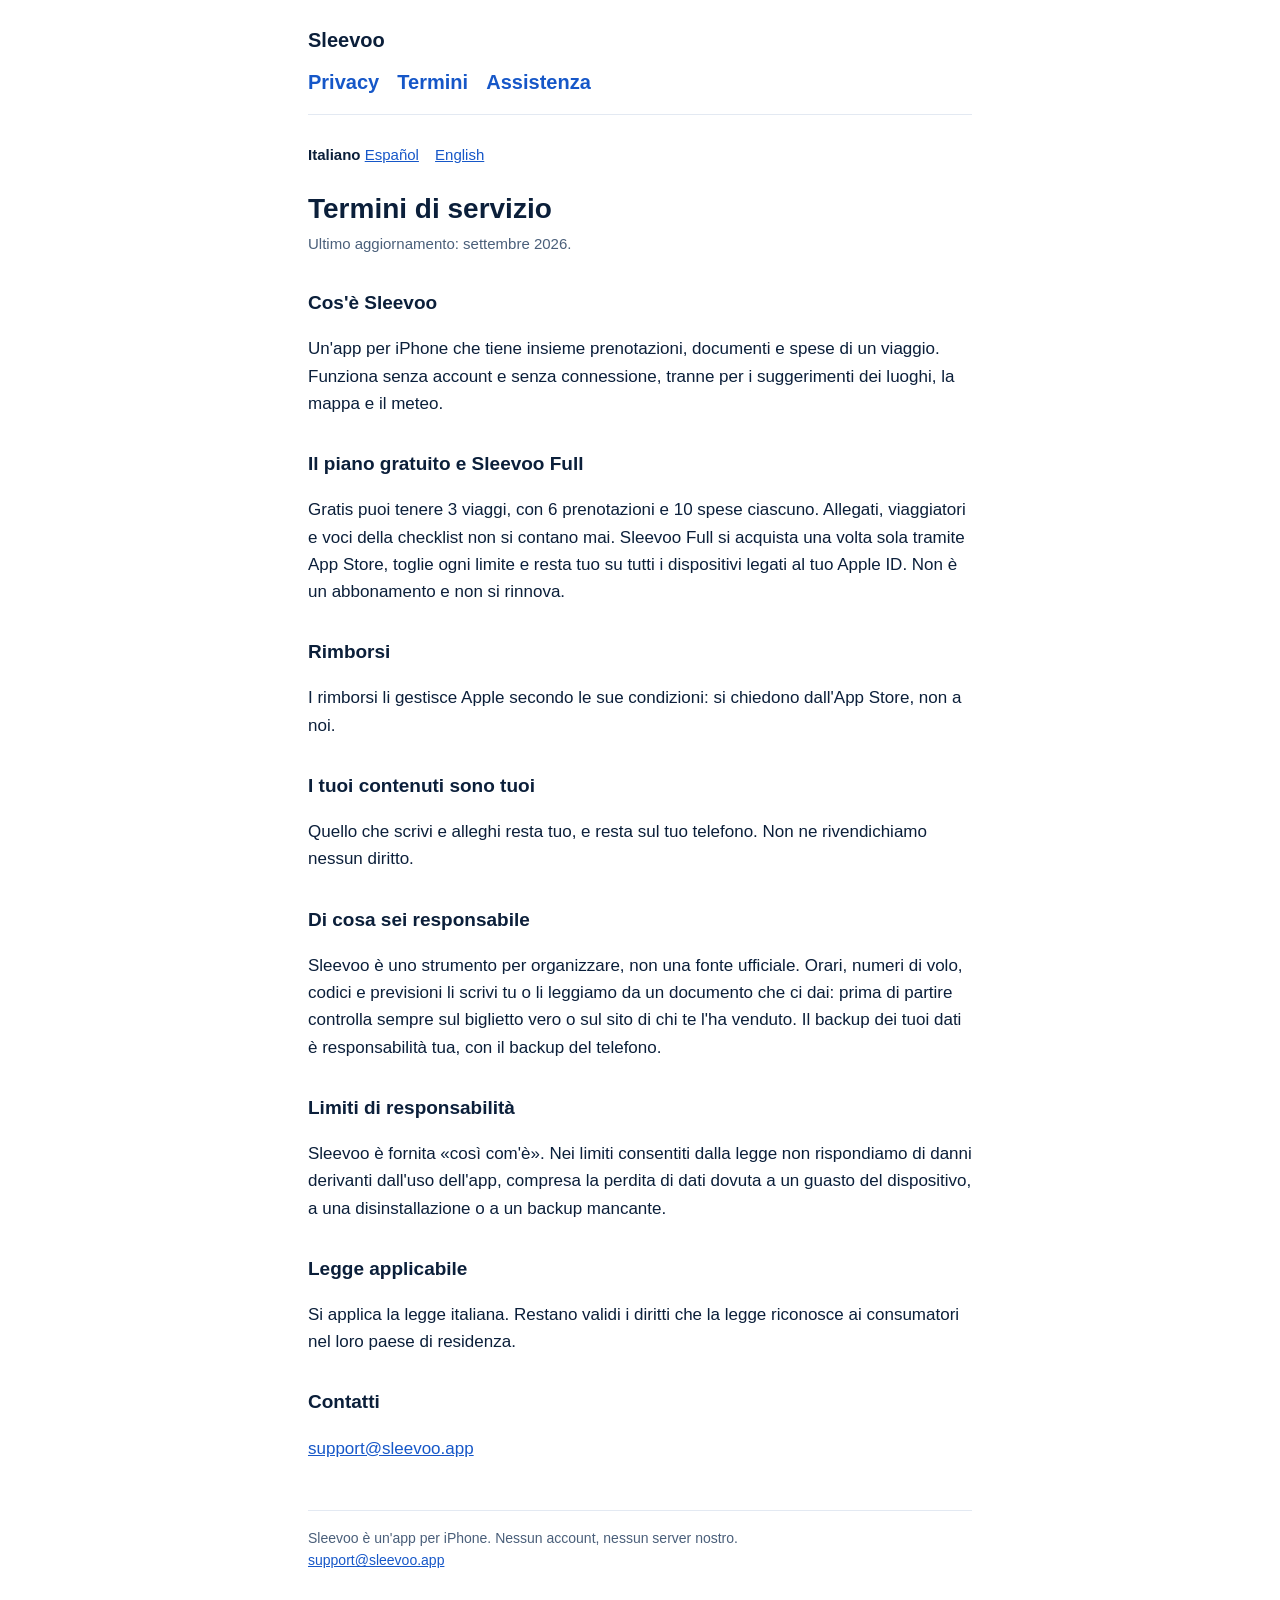
<file: it/termini.html>
<!DOCTYPE html>
<html lang="it">
<head>
<meta charset="utf-8">
<meta name="viewport" content="width=device-width, initial-scale=1">
<title>Termini di servizio · Sleevoo</title>
<link rel="stylesheet" href="../style.css">
</head>
<body>
<header>
  <a href="../index.html">Sleevoo</a>
  <nav><a href="privacy.html">Privacy</a> <a href="termini.html">Termini</a> <a href="supporto.html">Assistenza</a></nav>
</header>
<p class="lingue"><strong>Italiano</strong> <a href="../es/termini.html">Español</a> <a href="../en/termini.html">English</a></p>
<h1>Termini di servizio</h1>
<p class="data">Ultimo aggiornamento: settembre 2026.</p>
<h2>Cos&#x27;è Sleevoo</h2>
<p>Un&#x27;app per iPhone che tiene insieme prenotazioni, documenti e spese di un viaggio. Funziona senza account e senza connessione, tranne per i suggerimenti dei luoghi, la mappa e il meteo.</p>
<h2>Il piano gratuito e Sleevoo Full</h2>
<p>Gratis puoi tenere 3 viaggi, con 6 prenotazioni e 10 spese ciascuno. Allegati, viaggiatori e voci della checklist non si contano mai. Sleevoo Full si acquista una volta sola tramite App Store, toglie ogni limite e resta tuo su tutti i dispositivi legati al tuo Apple ID. Non è un abbonamento e non si rinnova.</p>
<h2>Rimborsi</h2>
<p>I rimborsi li gestisce Apple secondo le sue condizioni: si chiedono dall&#x27;App Store, non a noi.</p>
<h2>I tuoi contenuti sono tuoi</h2>
<p>Quello che scrivi e alleghi resta tuo, e resta sul tuo telefono. Non ne rivendichiamo nessun diritto.</p>
<h2>Di cosa sei responsabile</h2>
<p>Sleevoo è uno strumento per organizzare, non una fonte ufficiale. Orari, numeri di volo, codici e previsioni li scrivi tu o li leggiamo da un documento che ci dai: prima di partire controlla sempre sul biglietto vero o sul sito di chi te l&#x27;ha venduto. Il backup dei tuoi dati è responsabilità tua, con il backup del telefono.</p>
<h2>Limiti di responsabilità</h2>
<p>Sleevoo è fornita «così com&#x27;è». Nei limiti consentiti dalla legge non rispondiamo di danni derivanti dall&#x27;uso dell&#x27;app, compresa la perdita di dati dovuta a un guasto del dispositivo, a una disinstallazione o a un backup mancante.</p>
<h2>Legge applicabile</h2>
<p>Si applica la legge italiana. Restano validi i diritti che la legge riconosce ai consumatori nel loro paese di residenza.</p>
<h2>Contatti</h2>
<p><a href="mailto:support@sleevoo.app">support@sleevoo.app</a></p>
<footer>Sleevoo è un'app per iPhone. Nessun account, nessun server nostro.<br><a href="mailto:support@sleevoo.app">support@sleevoo.app</a></footer>
</body>
</html>
</file>
<file: style.css>
/* Un foglio solo per tutte le pagine: leggibile su un telefono,
   niente librerie, niente font da scaricare, niente tracciamento. */
:root {
  --inchiostro: #0b1f3a;
  --inchiostro-tenue: #4a5f7a;
  --fondo: #ffffff;
  --accento: #1657c8;
  --linea: #e3e9f2;
}
@media (prefers-color-scheme: dark) {
  :root {
    --inchiostro: #eaf0f8;
    --inchiostro-tenue: #9fb2c9;
    --fondo: #0d1626;
    --accento: #74a9ff;
    --linea: #22314a;
  }
}
* { box-sizing: border-box; }
html { -webkit-text-size-adjust: 100%; }
body {
  margin: 0;
  padding: 24px 20px 64px;
  max-width: 44rem;
  margin-inline: auto;
  background: var(--fondo);
  color: var(--inchiostro);
  font: 17px/1.6 -apple-system, BlinkMacSystemFont, "Segoe UI", Roboto, Helvetica, Arial, sans-serif;
}
header { border-bottom: 1px solid var(--linea); padding-bottom: 16px; margin-bottom: 28px; }
header a { font-weight: 600; font-size: 20px; text-decoration: none; color: var(--inchiostro); }
nav { margin-top: 10px; font-size: 15px; }
nav a { color: var(--accento); text-decoration: none; margin-right: 14px; }
nav a:hover { text-decoration: underline; }
h1 { font-size: 28px; line-height: 1.25; margin: 0 0 6px; }
h2 { font-size: 19px; margin: 32px 0 8px; }
h3 { font-size: 17px; margin: 24px 0 6px; }
p, li { color: var(--inchiostro); }
.data { color: var(--inchiostro-tenue); font-size: 15px; margin: 0 0 24px; }
ul { padding-left: 20px; }
li { margin-bottom: 6px; }
a { color: var(--accento); }
footer {
  margin-top: 48px; padding-top: 16px;
  border-top: 1px solid var(--linea);
  color: var(--inchiostro-tenue); font-size: 14px;
}
.lingue { font-size: 15px; margin-bottom: 24px; }
.lingue a { margin-right: 12px; }
</file>
